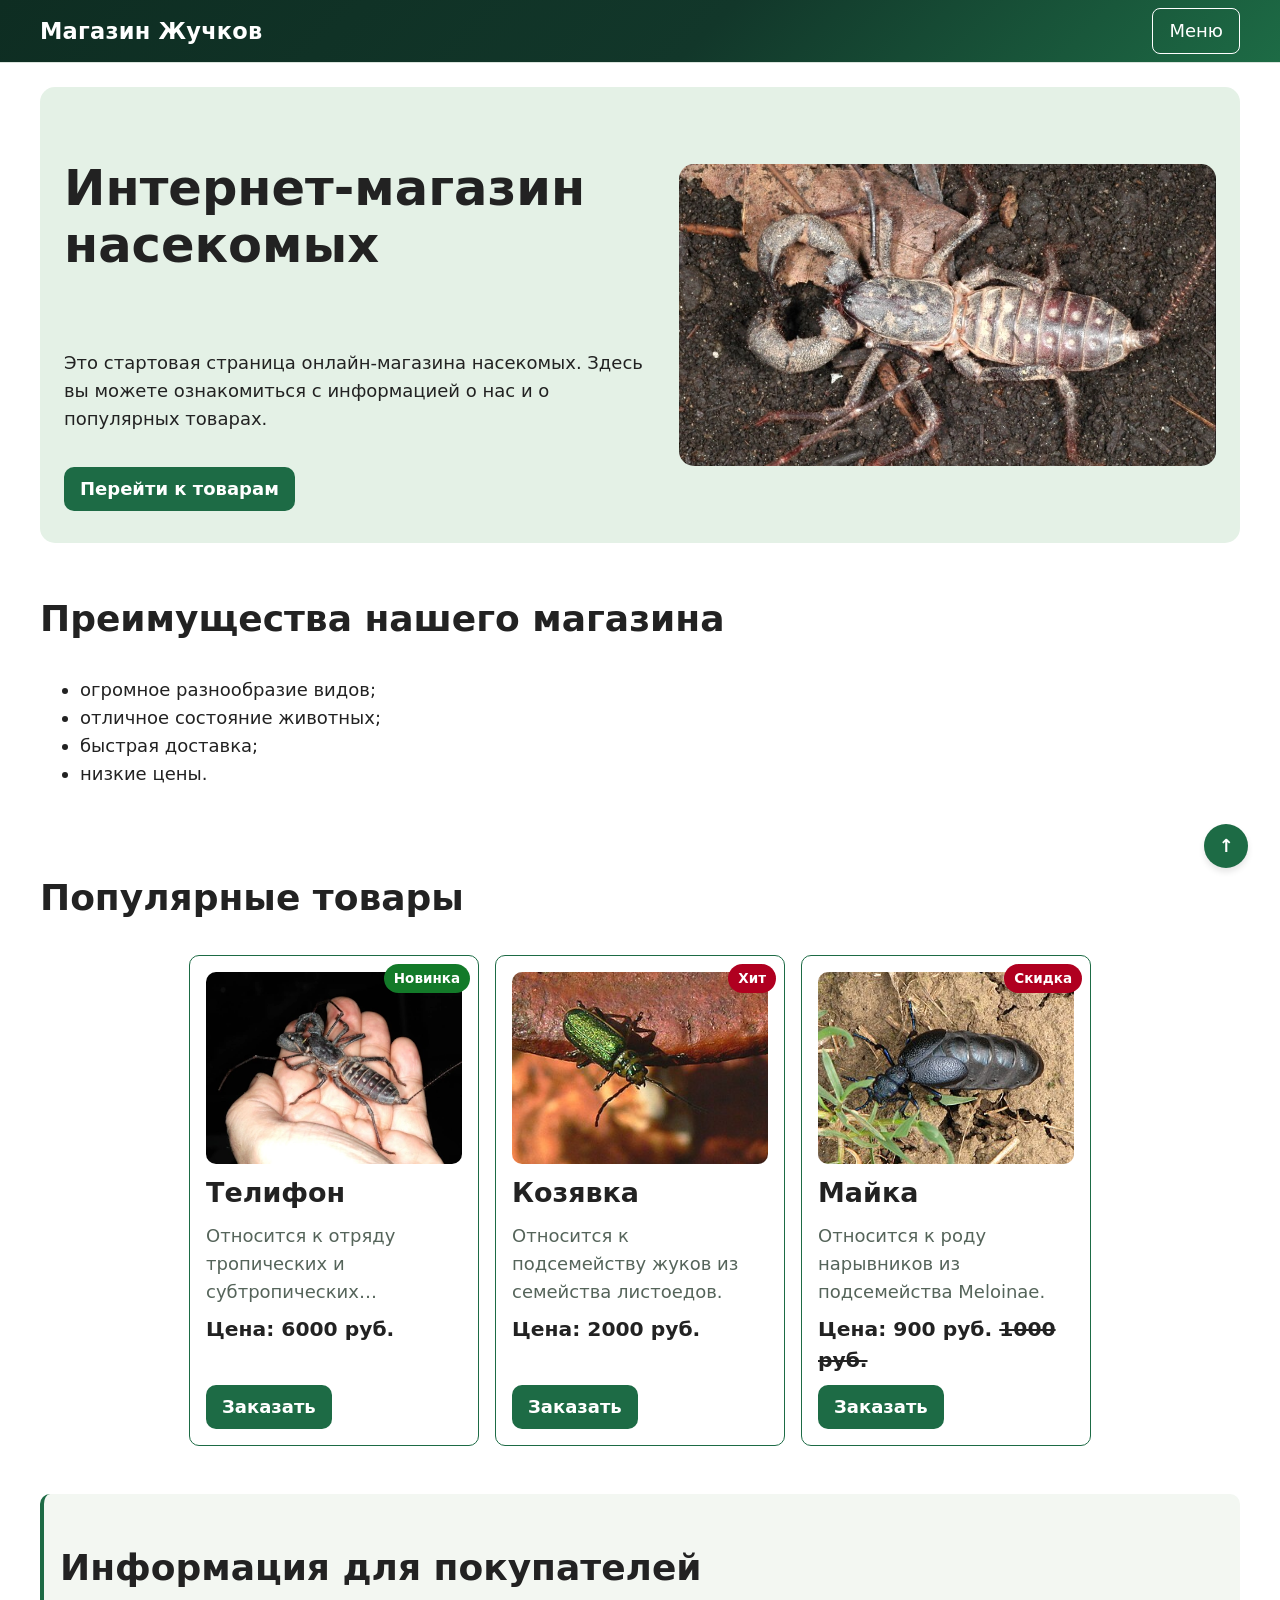
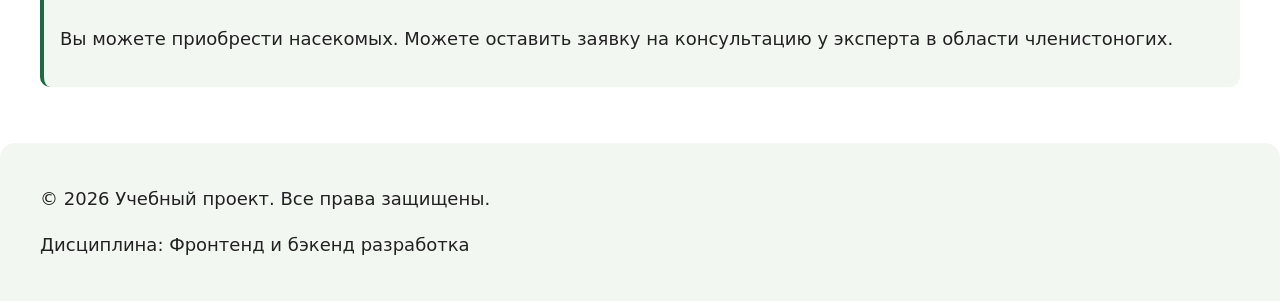
<file: index.html>
<!DOCTYPE html>
<html lang="ru">
<head>
  <meta charset="UTF-8">
  <meta name="viewport" content="width=device-width, initial-scale=1.0">
  <meta name="description" content="Магазин Жучков: главная страница с преимуществами и популярными товарами.">
  <title>Магазин Жучков</title>
  <link rel="stylesheet" href="css/style.css">
  <link rel="stylesheet" href="css/responsive.css">

  <script src="js/storage.js"></script>
  <script src="js/boot.js"></script>
  <script src="js/utils.js" defer></script>
  <script src="js/data.js" defer></script>
  <script src="js/cart.js" defer></script>
  <script src="js/favorites.js" defer></script>
  <script src="js/modal.js" defer></script>
  <script src="js/validation.js" defer></script>
  <script src="js/main.js" defer></script>
</head>
<body>
  <a class="skip-link" href="#main">Перейти к основному содержимому</a>
<header class="site-header">
  <div class="site-header__inner">
    <a class="site-header__logo" href="index.html">Магазин Жучков</a>
    <button class="nav-toggle" type="button" aria-expanded="false" aria-controls="site-nav">Меню</button>
    <nav class="site-nav" id="site-nav" aria-label="Основная навигация">
      <ul class="site-nav__list">
        <li class="site-nav__item">
          <a class="site-nav__link site-nav__link--active" href="index.html" aria-current="page">Главная</a>
        </li>
        <li class="site-nav__item">
          <a class="site-nav__link" href="catalog.html">Каталог</a>
        </li>
        <li class="site-nav__item">
          <a class="site-nav__link" href="order.html">Оформление заказа</a>
        </li>
        <li class="site-nav__item">
          <a class="site-nav__link" href="faq.html">FAQ</a>
        </li>
        <li class="site-nav__item">
          <a class="site-nav__link" href="contacts.html">Контакты</a>
        </li>
        <li class="site-nav__item">
          <a class="site-nav__link" href="index.html#popular">Популярные товары</a>
        </li>
        <li class="site-nav__item">
          <a class="site-nav__link" href="catalog.html?favorites=1">Избранное <span class="badge" data-favorites-count>0</span></a>
        </li>
        <li class="site-nav__item">
          <a class="site-nav__link" href="cart.html">Корзина <span class="badge" data-cart-count>0</span></a>
        </li>
        <li class="site-nav__item">
          <button class="theme-toggle" type="button" data-theme-toggle aria-pressed="false">Тёмная тема</button>
        </li>
      </ul>
    </nav>
  </div>
</header>

<main id="main" class="main">
    <section class="hero">
  <div class="hero__content">
    <h1 class="hero__title">Интернет-магазин насекомых</h1>
    <p>
      Это стартовая страница онлайн-магазина насекомых.
      Здесь вы можете ознакомиться с информацией о нас
      и о популярных товарах.
    </p>
    <a class="button button--primary" href="#popular">Перейти к товарам</a>
  </div>
    <picture>
  <source media="(min-width: 1200px)" srcset="images/hero-desktop.webp">
  <source media="(min-width: 768px)" srcset="images/hero-tablet.webp">
  <img
    src="images/hero-mobile.webp"
    alt="Каталог насекомых"
    width="640"
    height="360"
    class="hero__image"
  >
</picture>

  </section>

  <section class="section" id="advantages">
    <h2>Преимущества нашего магазина</h2>
    <ul class="advantages-list">
      <li>огромное разнообразие видов;</li>
      <li>отличное состояние животных;</li>
      <li>быстрая доставка;</li>
      <li>низкие цены.</li>
    </ul>
  </section>

  <section class="section" id="popular">
  <h2>Популярные товары</h2>

  <div class="products-grid">
    <article class="product-card product-card--featured">
      <span class="product-card__badge product-card__badge--new">Новинка</span>

      <img
        src="images/telifon.webp"
        srcset="images/telifon-480.webp 480w,
                images/telifon-640.webp 640w,
                images/telifon-960.webp 960w"
        sizes="(max-width: 639px) 100vw,
               (max-width: 1023px) 50vw,
               33vw"
        alt="Телифон"
        width="640"
        height="480"
        loading="lazy"
        class="product-card__image"
      >

      <h3 class="product-card__title">Телифон</h3>
      <p class="product-card__description">Относится к отряду тропических и субтропических паукообразных.</p>
      <p class="product-card__price">Цена: 6000 руб.</p>
      <button
        class="button product-card__button"
        type="button"
        data-product="Телифон"
      >
        Заказать
      </button>
    </article>

    <article class="product-card product-card--featured">
      <span class="product-card__badge">Хит</span>
      <img
        class="product-card__image"
        src="images/kozyavka.webp"
        alt="Козявка"
        width="300"
        height="200"
        loading="lazy"
      >
      
      <h3 class="product-card__title">Козявка</h3>
      <p class="product-card__description">Относится к подсемейству жуков из семейства листоедов.</p>
      <p class="product-card__price">Цена: 2000 руб.</p>
      <button
        class="button product-card__button"
        type="button"
        data-product="Козявка"
      >
        Заказать
      </button>
    </article>

    <article class="product-card product-card--featured">
      <span class="product-card__badge">Скидка</span>
      <img
        class="product-card__image"
        src="images/maika.webp"
        alt="Майка"
        width="300"
        height="200"
        loading="lazy"
      >
      <h3 class="product-card__title">Майка</h3>
      <p class="product-card__description">Относится к роду нарывников из подсемейства Meloinae.</p>
      <p class="product-card__price">Цена: 900 руб. <s>1000 руб.</s></p>
      <button
        class="button product-card__button"
        type="button"
        data-product="Майка"
      >
        Заказать
      </button>
    </article>
  </div>
</section>

  <aside class="aside-info">
    <h2>Информация для покупателей</h2>
    <p>
      Вы можете приобрести насекомых.
      Можете оставить заявку на консультацию
      у эксперта в области членистоногих.
    </p>
  </aside>

<dialog class="order-dialog" id="order-dialog" aria-labelledby="order-dialog-title">
  <h2 class="order-dialog__title" id="order-dialog-title">Оформление заявки</h2>
  <p class="order-dialog__product" data-dialog-product hidden></p>

  <form class="order-form" id="order-form" action="#" method="post" novalidate data-validate data-form-kind="request" data-success-text="Заявка отправлена! Мы свяжемся с вами в ближайшее время.">
    <input id="selected-product" name="selected-product" type="hidden">

    <div class="order-form__field">
      <label class="order-form__label" for="order-name">Имя</label>
      <input
        class="order-form__input"
        id="order-name"
        name="name"
        type="text"
        placeholder="Введите ваше имя"
        minlength="2"
        autocomplete="given-name"
        required
      >
    </div>

    <div class="order-form__field">
      <label class="order-form__label" for="order-email">E-mail</label>
      <input
        class="order-form__input"
        id="order-email"
        name="email"
        type="email"
        placeholder="example@mail.ru"
        autocomplete="email"
        required
      >
    </div>

    <div class="order-form__field">
      <label class="order-form__label" for="order-phone">Телефон</label>
      <input
        class="order-form__input"
        id="order-phone"
        name="phone"
        type="tel"
        inputmode="tel"
        placeholder="+7 (900) 000-00-00"
        pattern="^\+7 \(\d{3}\) \d{3}-\d{2}-\d{2}$"
        required
      >
      <small>Формат: +7 (900) 000-00-00</small>
    </div>

    <div class="order-form__field">
      <label class="order-form__label" for="order-date">Дата связи</label>
      <input
        class="order-form__input"
        id="order-date"
        name="date"
        type="date"
      >
    </div>

    <div class="order-form__field">
      <label class="order-form__label" for="order-topic">Тема заявки</label>
      <select class="order-form__select" id="order-topic" name="topic" required>
        <option value="">Выберите тему</option>
        <option value="product">Заказ товара</option>
        <option value="consultation">Консультация</option>
        <option value="delivery">Доставка</option>
      </select>
    </div>

    <div class="order-form__field">
      <label class="order-form__label" for="order-comment">Комментарий</label>
      <textarea
        class="order-form__textarea"
        id="order-comment"
        name="comment"
        rows="4"
        placeholder="Укажите дополнительную информацию"
      ></textarea>
    </div>

    <div class="order-form__field order-form__field--checkbox">
      <label class="order-form__label">
        <input
          id="order-agreement"
          name="agreement"
          type="checkbox"
          required
        >
        Я согласен на обработку данных
      </label>
    </div>

    <div class="order-form__actions">
      <button class="button button--primary" type="submit">Отправить заявку</button>
      <button
        class="button button--secondary"
        type="button"
        id="close-order-dialog"
      >
        Закрыть
      </button>
    </div>

    <p class="form-message" role="status" aria-live="polite"></p>
  </form>
</dialog>

</main>

<footer class="site-footer" id="contacts">
  <p>&copy; 2026 Учебный проект. Все права защищены.</p>
  <p>Дисциплина: Фронтенд и бэкенд разработка</p>
</footer>
<a href="#" class="button-up" aria-label="Вернуться наверх">↑</a>
</body>
</html>
</file>
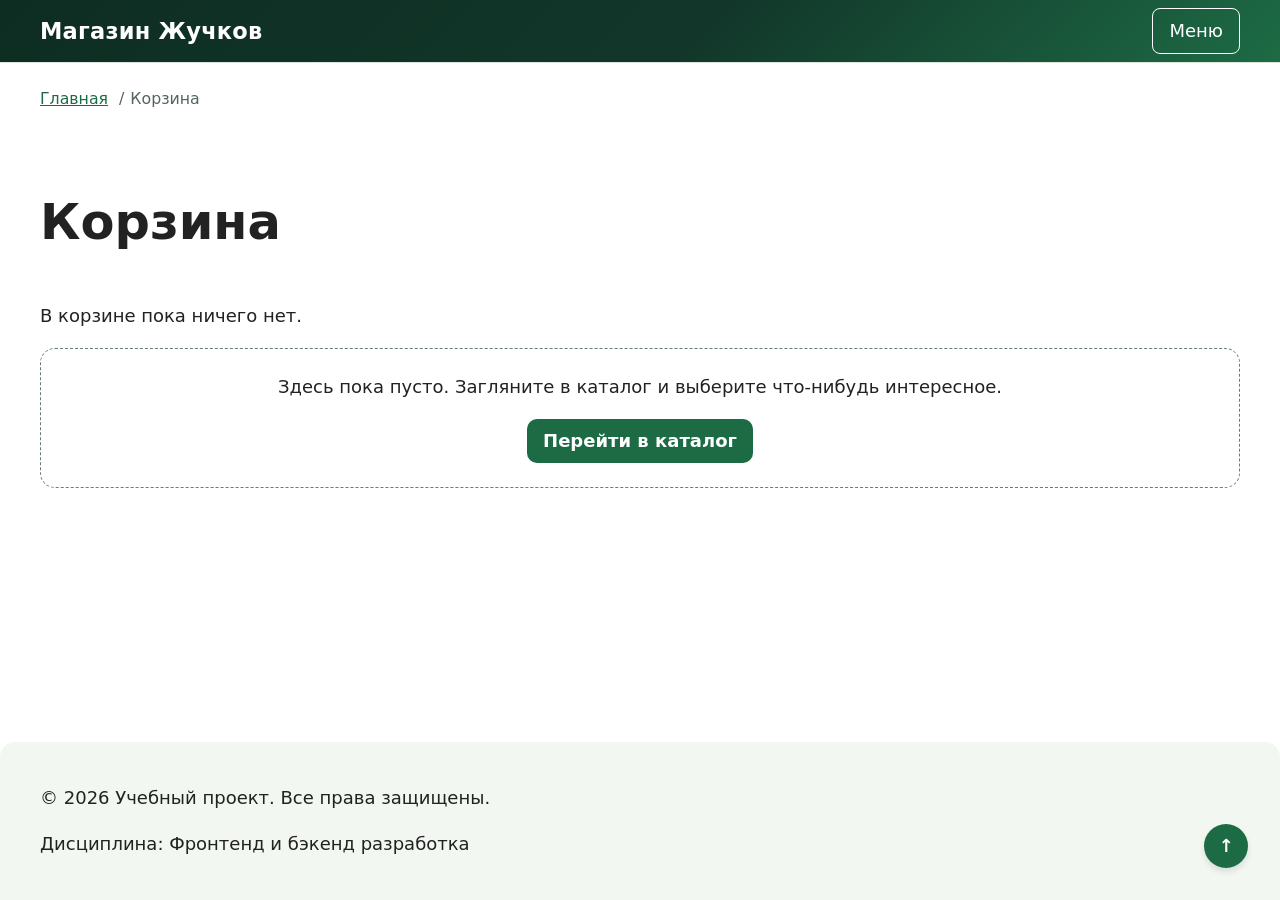
<file: cart.html>
<!DOCTYPE html>
<html lang="ru">
<head>
  <meta charset="UTF-8">
  <meta name="viewport" content="width=device-width, initial-scale=1.0">
  <meta name="description" content="Корзина учебного интернет-магазина.">
  <title>Корзина — Магазин Жучков</title>
  <link rel="stylesheet" href="css/style.css">
  <link rel="stylesheet" href="css/responsive.css">
  <script src="js/storage.js"></script>
  <script src="js/boot.js"></script>
  <script src="js/utils.js" defer></script>
  <script src="js/data.js" defer></script>
  <script src="js/cart.js" defer></script>
  <script src="js/favorites.js" defer></script>
  <script src="js/cart-view.js" defer></script>
  <script src="js/main.js" defer></script>
</head>
<body>
  <a class="skip-link" href="#main">Перейти к основному содержимому</a>
<header class="site-header">
  <div class="site-header__inner">
    <a class="site-header__logo" href="index.html">Магазин Жучков</a>
    <button class="nav-toggle" type="button" aria-expanded="false" aria-controls="site-nav">Меню</button>
    <nav class="site-nav" id="site-nav" aria-label="Основная навигация">
      <ul class="site-nav__list">
        <li class="site-nav__item">
          <a class="site-nav__link" href="index.html">Главная</a>
        </li>
        <li class="site-nav__item">
          <a class="site-nav__link" href="catalog.html">Каталог</a>
        </li>
        <li class="site-nav__item">
          <a class="site-nav__link" href="order.html">Оформление заказа</a>
        </li>
        <li class="site-nav__item">
          <a class="site-nav__link" href="faq.html">FAQ</a>
        </li>
        <li class="site-nav__item">
          <a class="site-nav__link" href="contacts.html">Контакты</a>
        </li>
        <li class="site-nav__item">
          <a class="site-nav__link" href="index.html#popular">Популярные товары</a>
        </li>
        <li class="site-nav__item">
          <a class="site-nav__link" href="catalog.html?favorites=1">Избранное <span class="badge" data-favorites-count>0</span></a>
        </li>
        <li class="site-nav__item">
          <a class="site-nav__link site-nav__link--active" aria-current="page" href="cart.html">Корзина <span class="badge" data-cart-count>0</span></a>
        </li>
        <li class="site-nav__item">
          <button class="theme-toggle" type="button" data-theme-toggle aria-pressed="false">Тёмная тема</button>
        </li>
      </ul>
    </nav>
  </div>
</header>

<main id="main" class="main">
  <nav class="breadcrumbs" aria-label="Хлебные крошки">
    <a class="breadcrumbs__link" href="index.html">Главная</a>
    <span class="breadcrumbs__current" aria-current="page">Корзина</span>
  </nav>

  <section class="section">
    <h1 data-cart-title tabindex="-1">Корзина</h1>
    <p data-cart-summary-text role="status" aria-live="polite"></p>

    <div class="cart-empty" data-cart-empty hidden>
      <p>Здесь пока пусто. Загляните в каталог и выберите что-нибудь интересное.</p>
      <a class="button button--primary" href="catalog.html">Перейти в каталог</a>
    </div>

    <div class="cart-layout" data-cart-content hidden>
      <ul class="cart-list" data-cart-list aria-label="Товары в корзине"></ul>

      <aside class="cart-summary" aria-labelledby="cart-summary-title">
        <h2 id="cart-summary-title">Итого</h2>
        <div data-cart-totals></div>

        <form class="promo-form" data-promo-form action="#" novalidate>
          <label for="promo-code">Промокод</label>
          <div class="promo-form__row">
            <input id="promo-code" name="promo" type="text" autocomplete="off" maxlength="20" placeholder="BUGS10">
            <button class="button button--secondary" type="submit">Применить</button>
          </div>
          <p class="form-message" data-promo-message role="status" aria-live="polite"></p>
          <button class="button button--secondary" type="button" data-action="remove-promo" hidden>Убрать промокод</button>
          <small>Для проверки: <b>BUGS10</b> (−10%) и <b>WELCOME500</b> (−500 руб. от 3 000 руб.).</small>
        </form>

        <div class="cart-summary__actions">
          <a class="button button--primary" href="order.html">Оформить заказ</a>
          <button class="button button--secondary" type="button" data-action="clear-cart">Очистить корзину</button>
        </div>
      </aside>
    </div>
  </section>
</main>

<footer class="site-footer">
  <p>&copy; 2026 Учебный проект. Все права защищены.</p>
  <p>Дисциплина: Фронтенд и бэкенд разработка</p>
</footer>

<a href="#" class="button-up" aria-label="Вернуться наверх">↑</a>
</body>
</html>
</file>
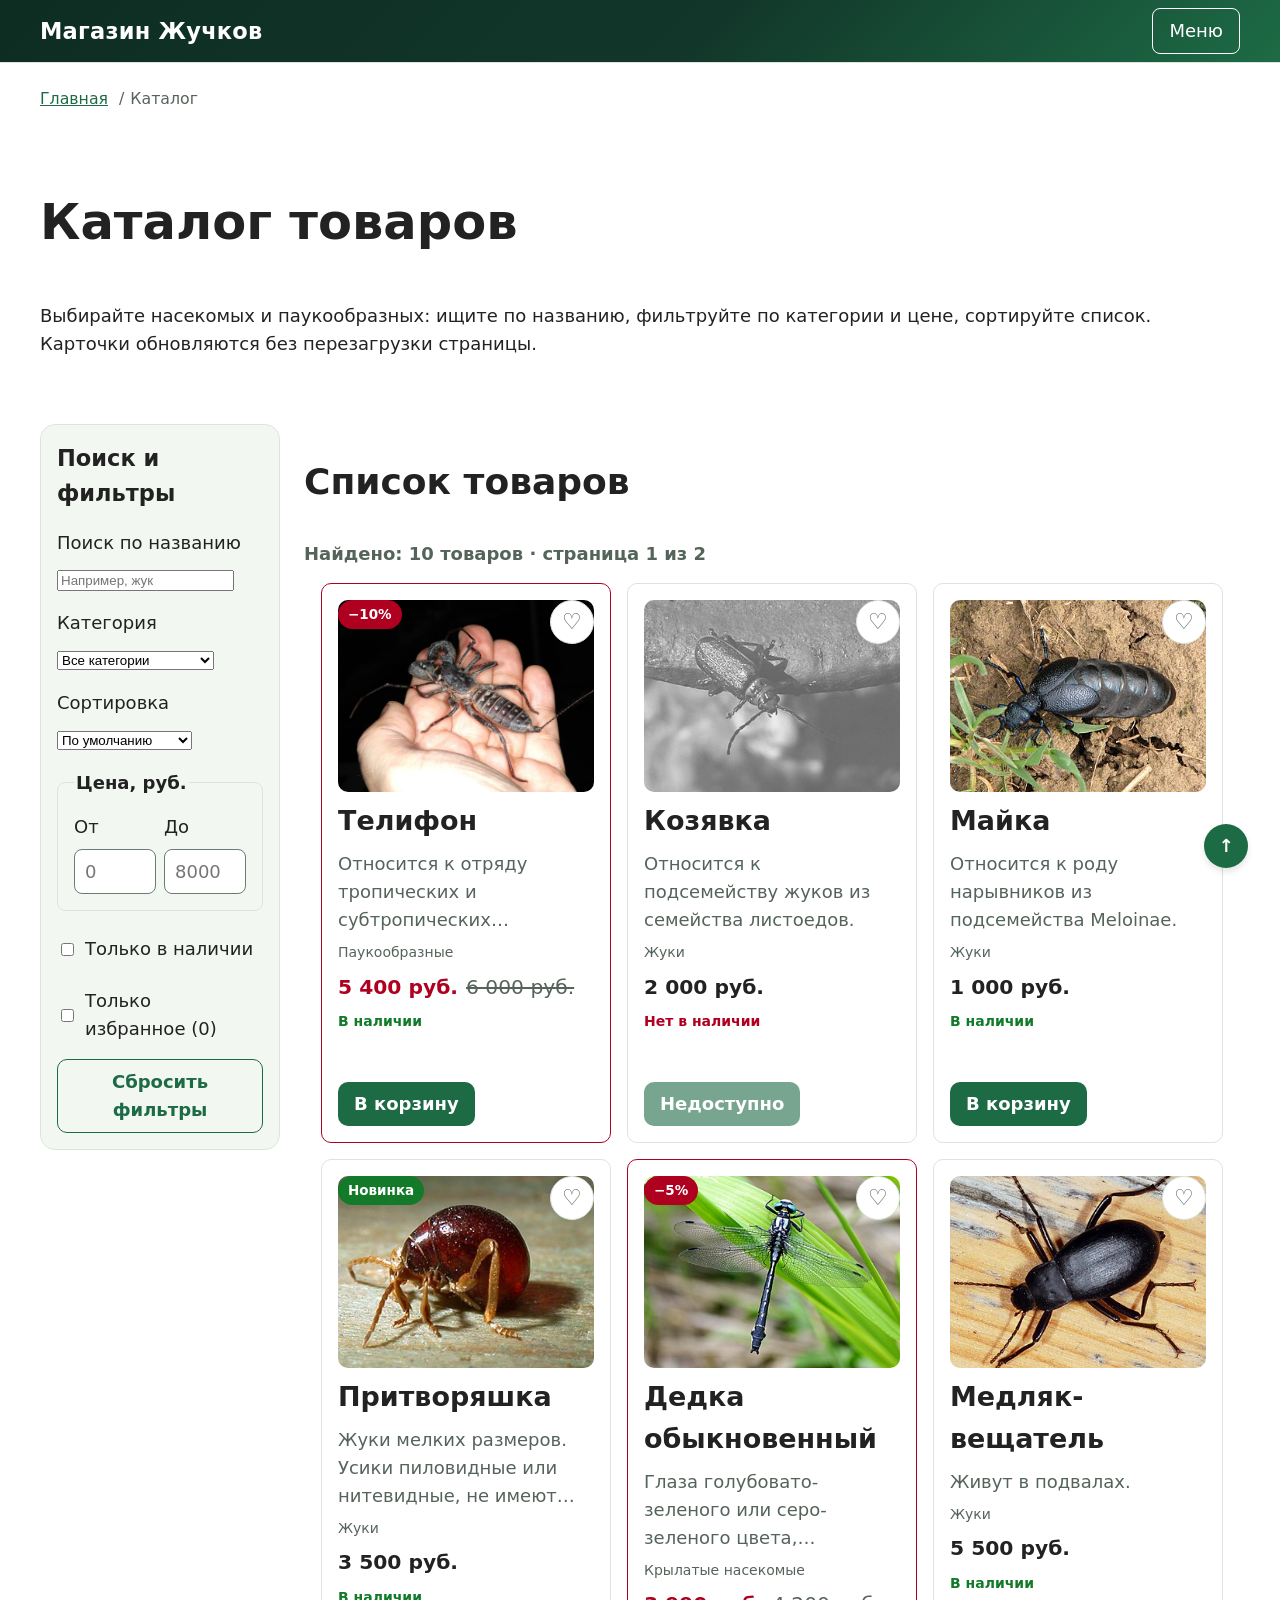
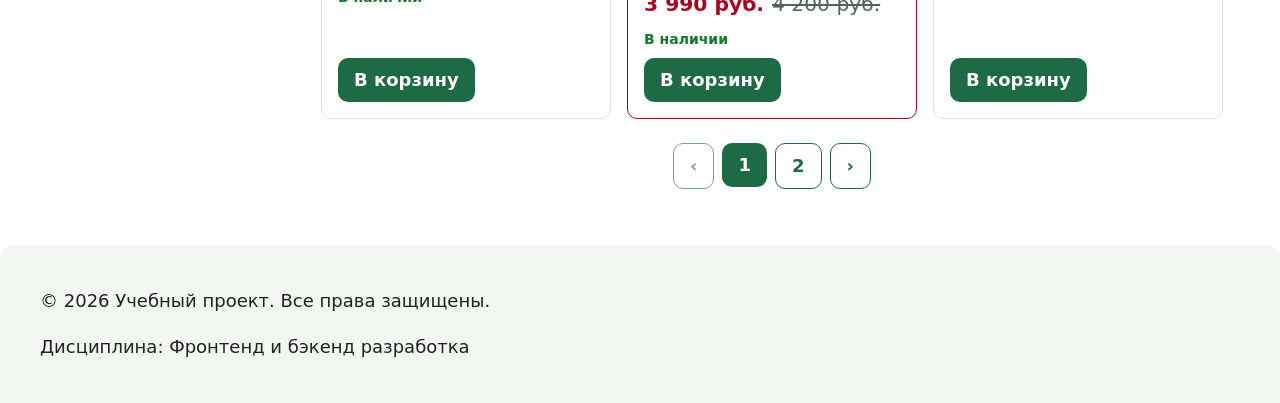
<file: catalog.html>
<!DOCTYPE html>
<html lang="ru">
<head>
  <meta charset="UTF-8">
  <meta name="viewport" content="width=device-width, initial-scale=1.0">
  <meta name="description" content="Каталог товаров учебного интернет-магазина.">
  <title>Каталог товаров — Магазин Жучков</title>
  <link rel="stylesheet" href="css/style.css">
  <link rel="stylesheet" href="css/responsive.css">
  <script src="js/storage.js"></script>
  <script src="js/boot.js"></script>
  <script src="js/utils.js" defer></script>
  <script src="js/data.js" defer></script>
  <script src="js/cart.js" defer></script>
  <script src="js/favorites.js" defer></script>
  <script src="js/catalog.js" defer></script>
  <script src="js/main.js" defer></script>
</head>
<body>
  <a class="skip-link" href="#main">Перейти к основному содержимому</a>
<header class="site-header">
  <div class="site-header__inner">
    <a class="site-header__logo" href="index.html">Магазин Жучков</a>
    <button class="nav-toggle" type="button" aria-expanded="false" aria-controls="site-nav">Меню</button>
    <nav class="site-nav" id="site-nav" aria-label="Основная навигация">
      <ul class="site-nav__list">
        <li class="site-nav__item">
          <a class="site-nav__link" href="index.html">Главная</a>
        </li>
        <li class="site-nav__item">
          <a class="site-nav__link site-nav__link--active" href="catalog.html" aria-current="page">Каталог</a>
        </li>
        <li class="site-nav__item">
          <a class="site-nav__link" href="order.html">Оформление заказа</a>
        </li>
        <li class="site-nav__item">
          <a class="site-nav__link" href="faq.html">FAQ</a>
        </li>
        <li class="site-nav__item">
          <a class="site-nav__link" href="contacts.html">Контакты</a>
        </li>
        <li class="site-nav__item">
          <a class="site-nav__link" href="index.html#popular">Популярные товары</a>
        </li>
        <li class="site-nav__item">
          <a class="site-nav__link" href="catalog.html?favorites=1">Избранное <span class="badge" data-favorites-count>0</span></a>
        </li>
        <li class="site-nav__item">
          <a class="site-nav__link" href="cart.html">Корзина <span class="badge" data-cart-count>0</span></a>
        </li>
        <li class="site-nav__item">
          <button class="theme-toggle" type="button" data-theme-toggle aria-pressed="false">Тёмная тема</button>
        </li>
      </ul>
    </nav>
  </div>
</header>

<main id="main" class="main">
  <nav class="breadcrumbs" aria-label="Хлебные крошки">
    <a class="breadcrumbs__link" href="index.html">Главная</a>
    <span class="breadcrumbs__current" aria-current="page">Каталог</span>
  </nav>

  <section class="section">
    <h1>Каталог товаров</h1>
    <p>
      Выбирайте насекомых и паукообразных: ищите по названию, фильтруйте по категории
      и цене, сортируйте список. Карточки обновляются без перезагрузки страницы.
    </p>
  </section>

  <section class="catalog-layout">
    <aside class="catalog-filters" aria-labelledby="catalog-filters-title">
      <h2 id="catalog-filters-title">Поиск и фильтры</h2>

      <form class="filters-form" id="catalog-form" action="#" autocomplete="off" novalidate>
        <div>
          <label for="catalog-search">Поиск по названию</label>
          <input id="catalog-search" type="search" placeholder="Например, жук" autocomplete="off">
        </div>

        <div>
          <label for="category-filter">Категория</label>
          <select id="category-filter">
            <option value="all">Все категории</option>
            <option value="beetles">Жуки</option>
            <option value="arachnids">Паукообразные</option>
            <option value="winged_insects">Крылатые насекомые</option>
          </select>
        </div>

        <div>
          <label for="sort-select">Сортировка</label>
          <select id="sort-select">
            <option value="default">По умолчанию</option>
            <option value="price-asc">Сначала дешевле</option>
            <option value="price-desc">Сначала дороже</option>
            <option value="title-asc">По названию А–Я</option>
            <option value="title-desc">По названию Я–А</option>
          </select>
        </div>

        <fieldset>
          <legend>Цена, руб.</legend>
          <div class="price-row">
            <div>
              <label for="price-min">От</label>
              <input id="price-min" type="number" min="0" inputmode="numeric" placeholder="0">
            </div>
            <div>
              <label for="price-max">До</label>
              <input id="price-max" type="number" min="0" inputmode="numeric" placeholder="8000">
            </div>
          </div>
          <small class="field-error" id="price-error" role="alert" hidden></small>
        </fieldset>

        <label class="checkbox-label" for="only-available">
          <input id="only-available" type="checkbox">
          Только в наличии
        </label>

        <label class="checkbox-label" for="only-favorites">
          <input id="only-favorites" type="checkbox">
          <span>Только избранное&nbsp;(<span data-favorites-count>0</span>)</span>
        </label>

        <button class="button button--secondary" type="reset">Сбросить фильтры</button>
      </form>
    </aside>

    <section class="catalog-products" aria-labelledby="catalog-results-title">
      <h2 id="catalog-results-title" tabindex="-1">Список товаров</h2>
      <p class="catalog-count" role="status" aria-live="polite"></p>

      <div class="catalog-empty" hidden>
        <p>По выбранным условиям товары не найдены. Измените запрос или сбросьте фильтры.</p>
        <button class="button button--primary" type="button" data-action="reset-filters">Показать все товары</button>
      </div>

      <div class="products-grid" data-products-container></div>

      <nav class="pagination" aria-label="Страницы каталога" data-pagination hidden></nav>
    </section>
  </section>
</main>

<footer class="site-footer">
  <p>&copy; 2026 Учебный проект. Все права защищены.</p>
  <p>Дисциплина: Фронтенд и бэкенд разработка</p>
</footer>
<a href="#" class="button-up" aria-label="Вернуться наверх">↑</a>
</body>
</html>
</file>
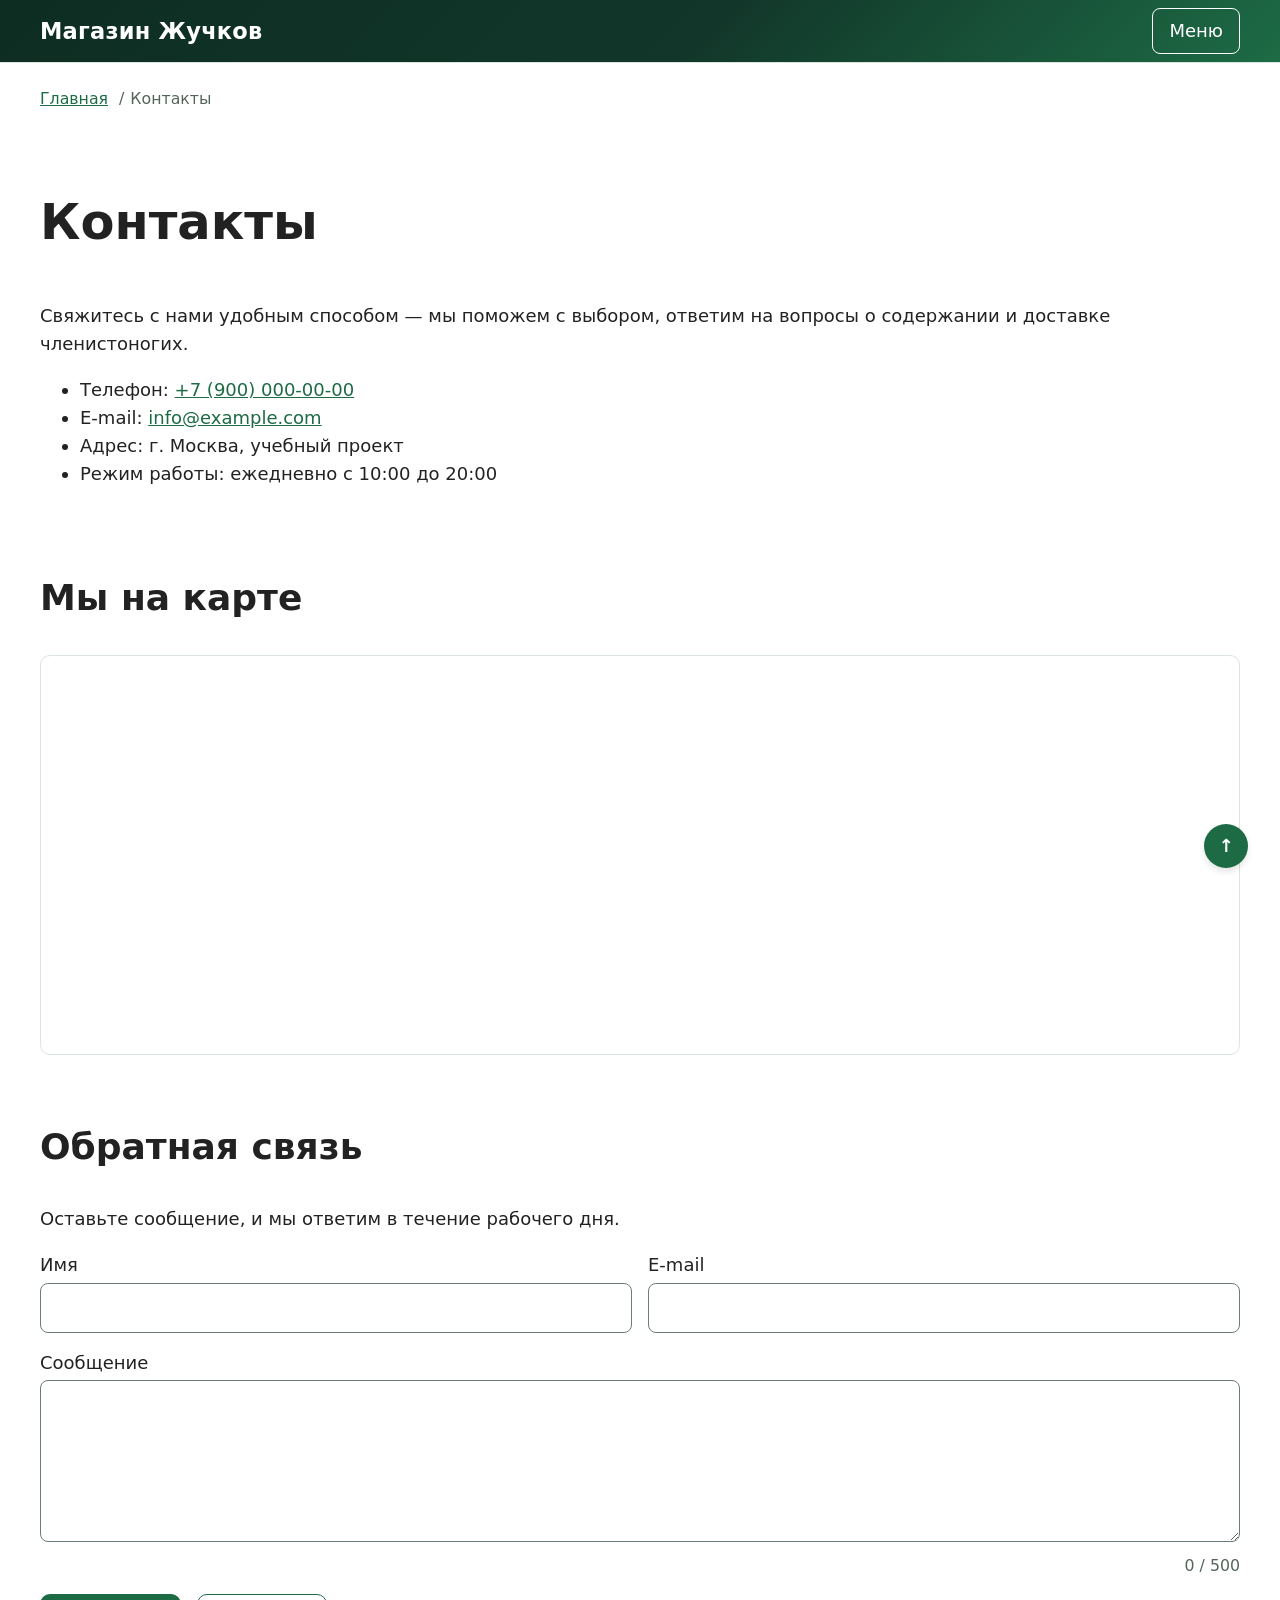
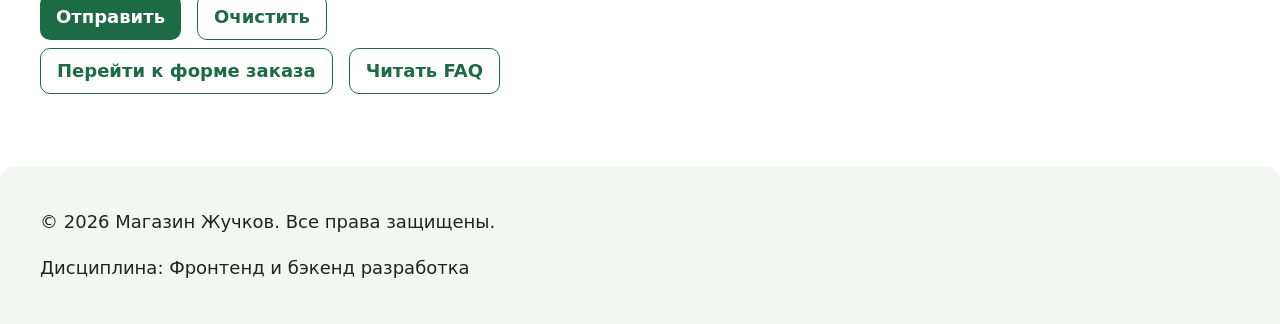
<file: contacts.html>
<!DOCTYPE html>
<html lang="ru">
<head>
  <meta charset="UTF-8">
  <meta name="viewport" content="width=device-width, initial-scale=1.0">
  <meta name="description" content="Контактная информация магазина «Магазин Жучков».">
  <title>Контакты — Магазин Жучков</title>
  <link rel="stylesheet" href="css/style.css">
  <link rel="stylesheet" href="css/responsive.css">
  <script src="js/storage.js"></script>
  <script src="js/boot.js"></script>
  <script src="js/utils.js" defer></script>
  <script src="js/data.js" defer></script>
  <script src="js/cart.js" defer></script>
  <script src="js/favorites.js" defer></script>
  <script src="js/validation.js" defer></script>
  <script src="js/main.js" defer></script>
</head>
<body>
  <a class="skip-link" href="#main">Перейти к основному содержимому</a>
<header class="site-header">
  <div class="site-header__inner">
    <a class="site-header__logo" href="index.html">Магазин Жучков</a>
    <button class="nav-toggle" type="button" aria-expanded="false" aria-controls="site-nav">Меню</button>
    <nav class="site-nav" id="site-nav" aria-label="Основная навигация">
      <ul class="site-nav__list">
        <li class="site-nav__item">
          <a class="site-nav__link" href="index.html">Главная</a>
        </li>
        <li class="site-nav__item">
          <a class="site-nav__link" href="catalog.html">Каталог</a>
        </li>
        <li class="site-nav__item">
          <a class="site-nav__link" href="order.html">Оформление заказа</a>
        </li>
        <li class="site-nav__item">
          <a class="site-nav__link" href="faq.html">FAQ</a>
        </li>
        <li class="site-nav__item">
          <a class="site-nav__link site-nav__link--active" href="contacts.html" aria-current="page">Контакты</a>
        </li>
        <li class="site-nav__item">
          <a class="site-nav__link" href="index.html#popular">Популярные товары</a>
        </li>
        <li class="site-nav__item">
          <a class="site-nav__link" href="catalog.html?favorites=1">Избранное <span class="badge" data-favorites-count>0</span></a>
        </li>
        <li class="site-nav__item">
          <a class="site-nav__link" href="cart.html">Корзина <span class="badge" data-cart-count>0</span></a>
        </li>
        <li class="site-nav__item">
          <button class="theme-toggle" type="button" data-theme-toggle aria-pressed="false">Тёмная тема</button>
        </li>
      </ul>
    </nav>
  </div>
</header>

<main id="main" class="main">
    <nav class="breadcrumbs" aria-label="Хлебные крошки">
    <a class="breadcrumbs__link" href="index.html">Главная</a>
    <span class="breadcrumbs__current" aria-current="page">Контакты</span>
  </nav>

  <section class="section">
    <h1>Контакты</h1>
    <p>
      Свяжитесь с нами удобным способом — мы поможем с выбором,
      ответим на вопросы о содержании и доставке членистоногих.
    </p>

    <address>
  <ul>
    <li>Телефон: <a href="tel:+79000000000">+7 (900) 000-00-00</a></li>
    <li>E-mail: <a href="mailto:info@example.com">info@example.com</a></li>
    <li>Адрес: г. Москва, учебный проект</li>
    <li>Режим работы: ежедневно с 10:00 до 20:00</li>
  </ul>
</address>
  </section>
<section class="section" id="map">
  <h2>Мы на карте</h2>
  <div class="map-wrapper">
    <script type="text/javascript" charset="utf-8" async
      src="https://api-maps.yandex.ru/services/constructor/1.0/js/?um=constructor%3A1064e2da4d7f93d2129bfcefa81626c49e4cedf77188eff3b9a69c03e477991c&amp;lang=ru_RU&amp;scroll=false">
    </script>
  </div>
</section>
  <section class="section" id="feedback">
  <h2>Обратная связь</h2>
  <p>Оставьте сообщение, и мы ответим в течение рабочего дня.</p>

  <form class="order-form order-form--page" id="contact-form" action="#" method="post" novalidate data-validate data-form-kind="contact" data-success-text="Сообщение отправлено! Мы ответим в течение рабочего дня.">
    <div class="order-form__field">
      <label class="order-form__label" for="contact-name">Имя</label>
      <input class="order-form__input" id="contact-name" name="name"
             type="text" autocomplete="name" required>
    </div>
    <div class="order-form__field">
      <label class="order-form__label" for="contact-email">E-mail</label>
      <input class="order-form__input" id="contact-email" name="email"
             type="email" autocomplete="email" required>
    </div>
    <div class="order-form__field order-form__field--wide">
      <label class="order-form__label" for="contact-message">Сообщение</label>
      <textarea class="order-form__textarea" id="contact-message" name="message"
                rows="5" maxlength="500" required></textarea>
    </div>
    <div class="order-form__actions">
      <button class="button button--primary" type="submit">Отправить</button>
      <button class="button button--secondary" type="reset">Очистить</button>
    </div>
    <p class="form-message" role="status" aria-live="polite"></p>
  </form>

  <div class="product-details__actions">
    <a class="button button--secondary" href="order.html">Перейти к форме заказа</a>
    <a class="button button--secondary" href="faq.html">Читать FAQ</a>
  </div>
</section>
</main>

<footer class="site-footer" id="contacts-footer">
  <div class="site-footer__inner">
    <p>&copy; 2026 Магазин Жучков. Все права защищены.</p>
    <p>Дисциплина: Фронтенд и бэкенд разработка</p>
  </div>
</footer>

<a href="#" class="button-up" aria-label="Вернуться наверх">↑</a>
</body>
</html>
</file>
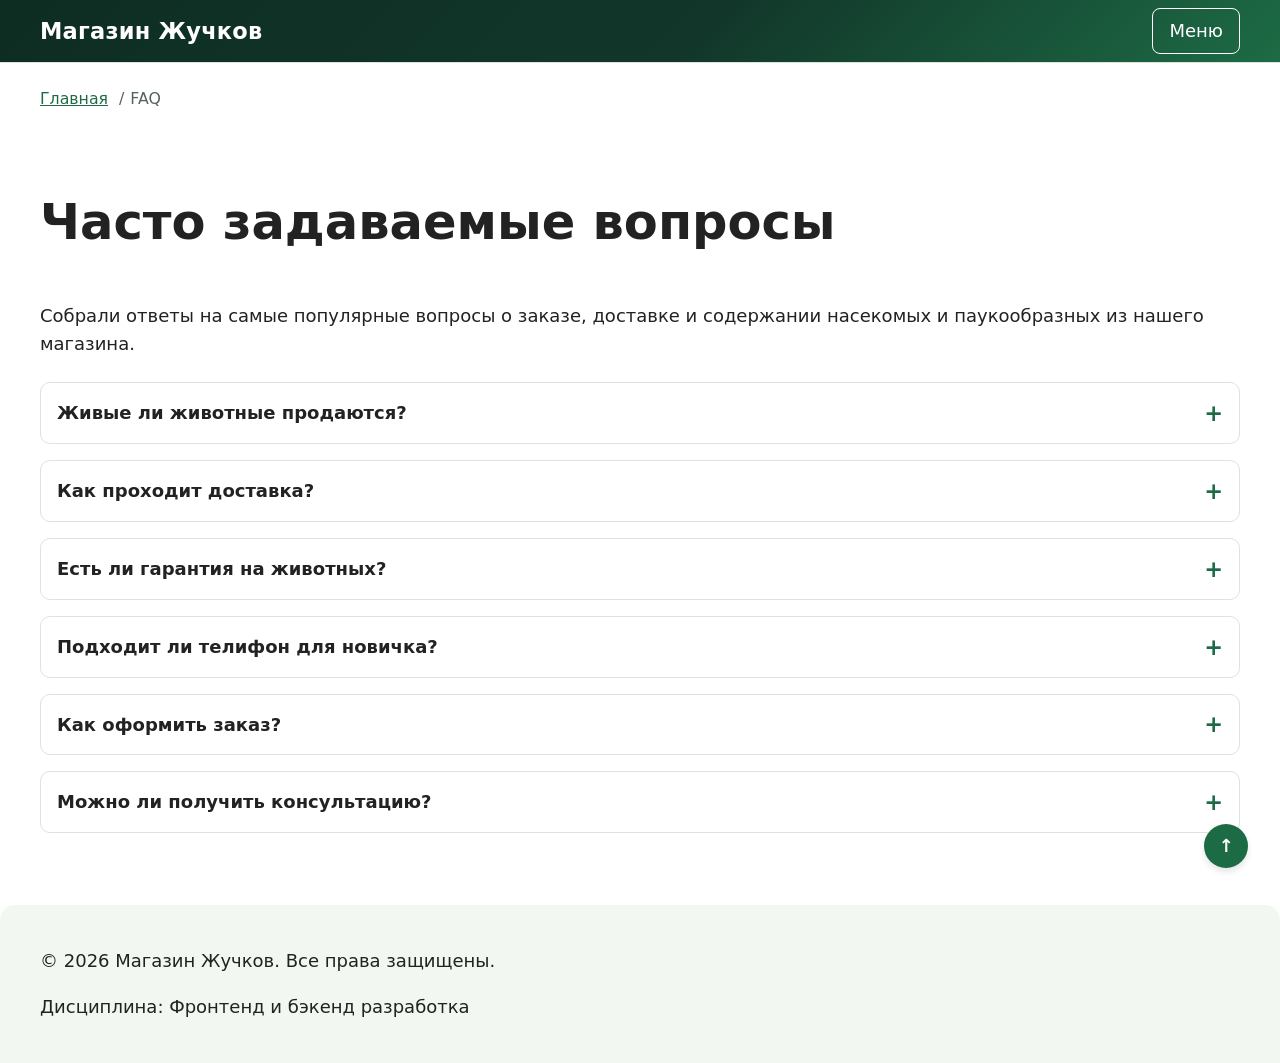
<file: faq.html>
<!DOCTYPE html>
<html lang="ru">
<head>
  <meta charset="UTF-8">
  <meta name="viewport" content="width=device-width, initial-scale=1.0">
  <meta name="description" content="Часто задаваемые вопросы о покупке насекомых в магазине «Магазин Жучков».">
  <title>FAQ — Интернет-магазин насекомых</title>
  <link rel="stylesheet" href="css/style.css">
  <link rel="stylesheet" href="css/responsive.css">
  <script src="js/storage.js"></script>
  <script src="js/boot.js"></script>
  <script src="js/utils.js" defer></script>
  <script src="js/data.js" defer></script>
  <script src="js/cart.js" defer></script>
  <script src="js/favorites.js" defer></script>
  <script src="js/main.js" defer></script>
</head>
<body>
  <a class="skip-link" href="#main">Перейти к основному содержимому</a>
<header class="site-header">
  <div class="site-header__inner">
    <a class="site-header__logo" href="index.html">Магазин Жучков</a>
    <button class="nav-toggle" type="button" aria-expanded="false" aria-controls="site-nav">Меню</button>
    <nav class="site-nav" id="site-nav" aria-label="Основная навигация">
      <ul class="site-nav__list">
        <li class="site-nav__item">
          <a class="site-nav__link" href="index.html">Главная</a>
        </li>
        <li class="site-nav__item">
          <a class="site-nav__link" href="catalog.html">Каталог</a>
        </li>
        <li class="site-nav__item">
          <a class="site-nav__link" href="order.html">Оформление заказа</a>
        </li>
        <li class="site-nav__item">
          <a class="site-nav__link site-nav__link--active" href="faq.html" aria-current="page">FAQ</a>
        </li>
        <li class="site-nav__item">
          <a class="site-nav__link" href="contacts.html">Контакты</a>
        </li>
        <li class="site-nav__item">
          <a class="site-nav__link" href="index.html#popular">Популярные товары</a>
        </li>
        <li class="site-nav__item">
          <a class="site-nav__link" href="catalog.html?favorites=1">Избранное <span class="badge" data-favorites-count>0</span></a>
        </li>
        <li class="site-nav__item">
          <a class="site-nav__link" href="cart.html">Корзина <span class="badge" data-cart-count>0</span></a>
        </li>
        <li class="site-nav__item">
          <button class="theme-toggle" type="button" data-theme-toggle aria-pressed="false">Тёмная тема</button>
        </li>
      </ul>
    </nav>
  </div>
</header>

<main id="main" class="main">
    <nav class="breadcrumbs" aria-label="Хлебные крошки">
    <a class="breadcrumbs__link" href="index.html">Главная</a>
    <span class="breadcrumbs__current" aria-current="page">FAQ</span>
  </nav>

  <section class="section">
    <h1>Часто задаваемые вопросы</h1>
    <p>
      Собрали ответы на самые популярные вопросы о заказе, доставке
      и содержании насекомых и паукообразных из нашего магазина.
    </p>

    <div class="faq-list">
      <details class="faq-item">
        <summary class="faq-item__question">Живые ли животные продаются?</summary>
        <div class="faq-item__answer">
          <p>
            Да, мы продаём живых насекомых и паукообразных. Все животные
            проходят осмотр перед отправкой, упаковываются в специальные
            контейнеры и доставляются с соблюдением температурного режима.
          </p>
        </div>
      </details>

      <details class="faq-item">
        <summary class="faq-item__question">Как проходит доставка?</summary>
        <div class="faq-item__answer">
          <p>
            Доставка осуществляется курьерской службой по всей России.
            В крупные города возможна доставка в течение 1–2 дней,
            в отдалённые регионы — до 5 дней. О точной дате мы сообщаем
            после оформления заказа.
          </p>
        </div>
      </details>

      <details class="faq-item">
        <summary class="faq-item__question">Есть ли гарантия на животных?</summary>
        <div class="faq-item__answer">
          <p>
            Да, на каждое животное действует гарантия 14 дней на здоровье.
            Если в течение этого срока возникнут проблемы — свяжитесь
            с нами, и мы решим вопрос: заменим животное или вернём деньги.
          </p>
        </div>
      </details>

      <details class="faq-item">
        <summary class="faq-item__question">Подходит ли телифон для новичка?</summary>
        <div class="faq-item__answer">
          <p>
            Телифон — достаточно неприхотливое паукообразное, но требует
            соблюдения температуры и влажности. Мы рекомендуем его
            любителям с минимальным опытом содержания экзотических
            животных. Для новичков подойдут жуки — например, козявка
            или майка.
          </p>
        </div>
      </details>

      <details class="faq-item">
        <summary class="faq-item__question">Как оформить заказ?</summary>
        <div class="faq-item__answer">
          <p>
            Оформить заказ можно двумя способами: нажать кнопку «Заказать»
            на главной странице, либо заполнить форму на странице
            <a href="order.html">«Оформление заказа»</a>. После получения
            заявки мы свяжемся с вами для уточнения деталей.
          </p>
        </div>
      </details>

      <details class="faq-item">
        <summary class="faq-item__question">Можно ли получить консультацию?</summary>
        <div class="faq-item__answer">
          <p>
            Да, у нас есть эксперт по членистоногим. Оставьте заявку
            с темой «Консультация» — и мы бесплатно проконсультируем
            вас по содержанию, кормлению и уходу.
          </p>
        </div>
      </details>
    </div>
  </section>
</main>

<footer class="site-footer">
  <div class="site-footer__inner">
    <p>&copy; 2026 Магазин Жучков. Все права защищены.</p>
    <p>Дисциплина: Фронтенд и бэкенд разработка</p>
  </div>
</footer>

<a href="#" class="button-up" aria-label="Вернуться наверх">↑</a>
</body>
</html>
</file>
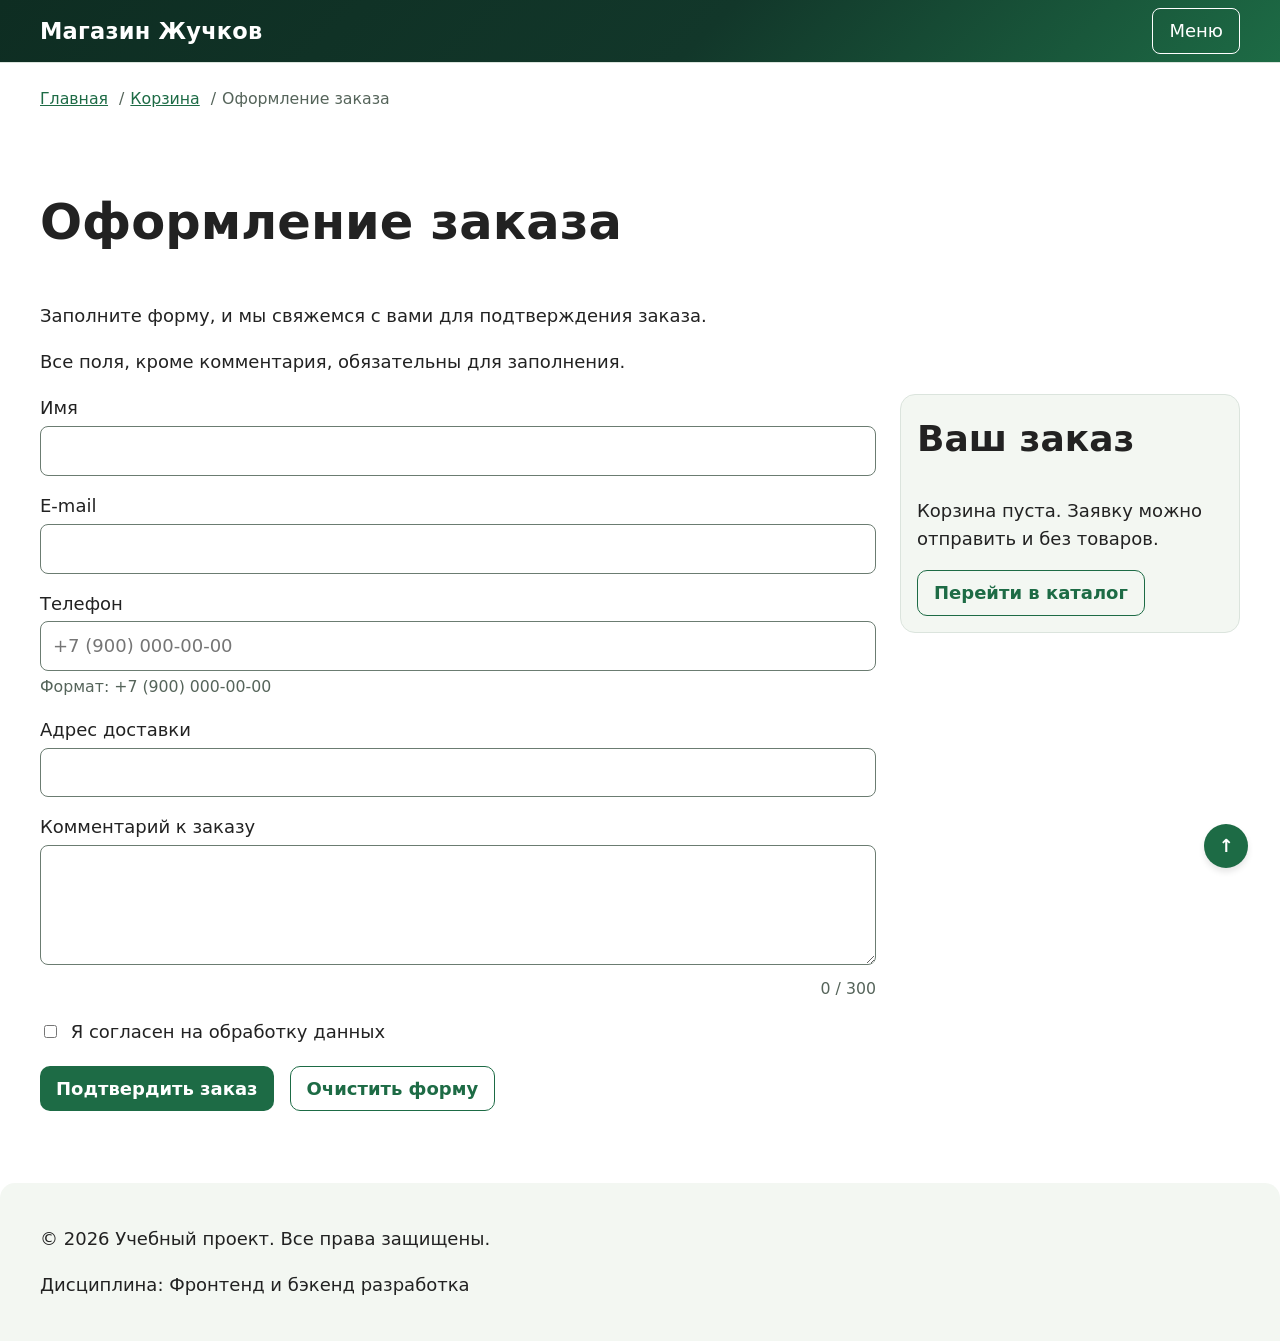
<file: order.html>
<!DOCTYPE html>
<html lang="ru">
<head>
  <meta charset="UTF-8">
  <meta name="viewport" content="width=device-width, initial-scale=1.0">
  <meta name="description" content="Оформление заказа в учебном интернет-магазине.">
  <title>Оформление заказа — Магазин Жучков</title>
  <link rel="stylesheet" href="css/style.css">
  <link rel="stylesheet" href="css/responsive.css">
  <script src="js/storage.js"></script>
  <script src="js/boot.js"></script>
  <script src="js/utils.js" defer></script>
  <script src="js/data.js" defer></script>
  <script src="js/cart.js" defer></script>
  <script src="js/favorites.js" defer></script>
  <script src="js/cart-view.js" defer></script>
  <script src="js/validation.js" defer></script>
  <script src="js/main.js" defer></script>
</head>
<body>
  <a class="skip-link" href="#main">Перейти к основному содержимому</a>
<header class="site-header">
  <div class="site-header__inner">
    <a class="site-header__logo" href="index.html">Магазин Жучков</a>
    <button class="nav-toggle" type="button" aria-expanded="false" aria-controls="site-nav">Меню</button>
    <nav class="site-nav" id="site-nav" aria-label="Основная навигация">
      <ul class="site-nav__list">
        <li class="site-nav__item">
          <a class="site-nav__link" href="index.html">Главная</a>
        </li>
        <li class="site-nav__item">
          <a class="site-nav__link" href="catalog.html">Каталог</a>
        </li>
        <li class="site-nav__item">
          <a class="site-nav__link site-nav__link--active" href="order.html" aria-current="page">Оформление заказа</a>
        </li>
        <li class="site-nav__item">
          <a class="site-nav__link" href="faq.html">FAQ</a>
        </li>
        <li class="site-nav__item">
          <a class="site-nav__link" href="contacts.html">Контакты</a>
        </li>
        <li class="site-nav__item">
          <a class="site-nav__link" href="index.html#popular">Популярные товары</a>
        </li>
        <li class="site-nav__item">
          <a class="site-nav__link" href="catalog.html?favorites=1">Избранное <span class="badge" data-favorites-count>0</span></a>
        </li>
        <li class="site-nav__item">
          <a class="site-nav__link" href="cart.html">Корзина <span class="badge" data-cart-count>0</span></a>
        </li>
        <li class="site-nav__item">
          <button class="theme-toggle" type="button" data-theme-toggle aria-pressed="false">Тёмная тема</button>
        </li>
      </ul>
    </nav>
  </div>
</header>

<main id="main" class="main">
  <nav class="breadcrumbs" aria-label="Хлебные крошки">
    <a class="breadcrumbs__link" href="index.html">Главная</a>
    <a class="breadcrumbs__link" href="cart.html">Корзина</a>
    <span class="breadcrumbs__current" aria-current="page">Оформление заказа</span>
  </nav>

  <section class="section">
    <h1>Оформление заказа</h1>
    <p>Заполните форму, и мы свяжемся с вами для подтверждения заказа.</p>
    <p class="form-note">Все поля, кроме комментария, обязательны для заполнения.</p>

    <div class="order-layout">
      <form
        class="order-form order-form--page"
        id="order-page-form"
        action="#"
        method="post"
        novalidate
        data-validate
        data-form-kind="order"
        data-clears-cart="true"
      >
        <div class="order-form__field">
          <label class="order-form__label" for="order-page-name">Имя</label>
          <input class="order-form__input" id="order-page-name" name="name" type="text" autocomplete="name" required>
        </div>
        <div class="order-form__field">
          <label class="order-form__label" for="order-page-email">E-mail</label>
          <input class="order-form__input" id="order-page-email" name="email" type="email" autocomplete="email" required>
        </div>
        <div class="order-form__field">
          <label class="order-form__label" for="order-page-tel">Телефон</label>
          <input
            class="order-form__input"
            id="order-page-tel"
            name="phone"
            type="tel"
            inputmode="tel"
            autocomplete="tel"
            placeholder="+7 (900) 000-00-00"
            required
          >
          <small>Формат: +7 (900) 000-00-00</small>
        </div>
        <div class="order-form__field">
          <label class="order-form__label" for="order-page-address">Адрес доставки</label>
          <input class="order-form__input" id="order-page-address" name="address" type="text" autocomplete="street-address" required>
        </div>
        <div class="order-form__field order-form__field--wide">
          <label class="order-form__label" for="order-page-comment">Комментарий к заказу</label>
          <textarea class="order-form__textarea" id="order-page-comment" name="comment" rows="3" maxlength="300"></textarea>
        </div>
        <div class="order-form__field order-form__field--checkbox order-form__field--wide">
          <label class="order-form__label" for="order-page-agreement">
            <input id="order-page-agreement" name="agreement" type="checkbox" required>
            Я согласен на обработку данных
          </label>
        </div>
        <div class="order-form__actions">
          <button class="button button--primary" type="submit">Подтвердить заказ</button>
          <button class="button button--secondary" type="reset">Очистить форму</button>
        </div>
        <p class="form-message" role="status" aria-live="polite"></p>
      </form>

      <aside class="cart-summary" data-order-summary aria-labelledby="order-summary-title">
        <h2 id="order-summary-title">Ваш заказ</h2>
        <div data-order-summary-body></div>
      </aside>
    </div>
  </section>
</main>

<footer class="site-footer">
  <p>&copy; 2026 Учебный проект. Все права защищены.</p>
  <p>Дисциплина: Фронтенд и бэкенд разработка</p>
</footer>

<a href="#" class="button-up" aria-label="Вернуться наверх">↑</a>
</body>
</html>
</file>
<file: css/style.css>
/* 
  Универсальное правило для всех элементов.
  border-box делает расчёт размеров более понятным:
  width включает content, padding и border.
*/

/* ===============================
   1. Переменные проекта
   =============================== */

:root {
  /* Основные цвета проекта */
  --color-bg: #ffffff;
  --color-text: #222222;
  --color-muted: #55645a;
  --color-primary: #1d6b45;
  --color-primary-dark: #13503a;
  --color-border: #dbe4dd;
  --color-input-border: #6b7c71;
  --color-surface: #f3f7f2;
  --color-surface-accent: #e4f1e6;
  --color-danger: #b00020;
  --color-success: #137a29;
  --color-success-bg: #eefaf0;
  --color-white: #ffffff;

  /* Отступы */
  --space-xs: 4px;
  --space-sm: 8px;
  --space-md: 16px;
  --space-lg: 24px;
  --space-xl: 32px;

  /* Скругления */
  --radius-sm: 8px;
  --radius-md: 10px;
  --radius-lg: 15px;

  /* Размеры */
  --container-width: 1200px;
  --card-width: 290px;
  --font-main: system-ui, -apple-system, "Segoe UI", Roboto, "Helvetica Neue", Arial, sans-serif;
  --page-pad: 16px;
}

/* ===============================
   2. Базовые стили
   =============================== */

* {
  box-sizing: border-box;
}

body {
  margin: 0;
  font-family: var(--font-main);
  line-height: 1.55;
  color: var(--color-text);
  display: flex;
  flex-direction: column;
  min-height: 100vh;
  background-color: var(--color-bg);
}

/*
  Задаём внутренние отступы для основных областей страницы.
  Это делает содержимое визуально отделённым от краёв окна браузера.
*/
main, footer { padding: var(--space-lg) var(--page-pad); }
header { padding: 0 var(--page-pad); }
main { flex: 1; }

/*
  Оформляем шапку страницы.
  Пока используется простой светло-серый фон.
*/
header {
  background-color: #12372a;
  background-image: linear-gradient(135deg, #0e2d22 0%, #12372a 55%, var(--color-primary) 100%);
}

/*
  Оформляем подвал страницы тем же фоном,
  чтобы визуально отделить его от основного содержимого.
*/
footer {
  background-color: var(--color-surface);
  border-radius: var(--radius-lg) var(--radius-lg) 0 0;
}

footer > * {
  max-width: var(--container-width);
  margin-inline: auto;
}

/* ===============================
   3. Общие элементы интерфейса
   =============================== */

a {
  color: var(--color-primary);
}

a:hover {
  color: var(--color-primary-dark);
}

a:focus-visible {
  outline: 2px solid var(--color-primary);
  outline-offset: 3px;
}

/*
  Ограничиваем ширину содержимого шапки,
  чтобы оно не растягивалось слишком сильно на широких экранах.
*/
.site-header {
  background-color: #12372a;
}

.site-header__inner {
  max-width: var(--container-width);
  margin: 0 auto;
  padding: var(--space-sm) 0;
}

.site-header__logo {
  display: inline-flex;
  align-items: center;
  min-height: 44px;
  font-size: 1.25rem;
  font-weight: 800;
  letter-spacing: 0.01em;
  color: var(--color-white);
  text-decoration: none;
}

.site-header__logo:hover,
.site-header__logo:focus-visible {
  color: var(--color-white);
}

.site-nav__list {
  display: flex;
  flex-wrap: wrap;
  justify-content: center;
  align-items: center;
  gap: var(--space-md);
  padding: 0;
  margin: var(--space-md) 0 0;
  list-style: none;
}

.site-nav__link {
  display: inline-block;
  padding: var(--space-sm) var(--space-md);
  color: var(--color-white);
  text-decoration: none;
  border-radius: var(--radius-md);
}

.site-nav__link:hover {
  color: var(--color-white);
  background-color: rgba(255, 255, 255, 0.16);
}

.site-nav__link:focus-visible {
  outline: 2px solid var(--color-primary);
  outline-offset: 3px;
}

.site-nav__link--active,
.site-nav__link--active:hover {
  color: var(--color-primary-dark);
  background-color: var(--color-white);
}


/*
  Оформляем текстовый логотип.
*/
.site-logo {
  font-weight: bold;
  text-decoration: none;
  color: #222222;
}


/*
  Hero-блок — первый крупный блок страницы.
  Он визуально отделяется от остальных разделов фоном и отступами.
*/
/* ===============================
   4. Компоненты страницы
   =============================== */

.hero {
  max-width: var(--container-width);
  margin: 0 auto var(--space-xl);
  padding: var(--space-xl) var(--space-lg);
  background-color: var(--color-surface-accent);
  border-radius: var(--radius-lg);
}

.section {
  max-width: var(--container-width);
  margin: 0 auto var(--space-xl);
}

.section h2 {
  margin-top: 0;
}

/*
  Карточка товара — самостоятельный блок.
  На следующих занятиях карточки будут доработаны и выстроены в сетку.
*/
.product-card {
  display: flex;
  flex-direction: column;
  gap: var(--space-sm);
  padding: var(--space-md);
  border: 1px solid var(--color-border);
  border-radius: var(--radius-md);
  background-color: var(--color-bg);
}

.product-card:hover {
  border-color: var(--color-primary);
}

.product-card--featured {
  border-color: var(--color-primary);
}

.product-card--discount {
  border-color: var(--color-danger);
}

.product-card__title {
  margin: 0;
  color: var(--color-text);
}

.product-card__description {
  margin: 0;
  color: var(--color-muted);
}

.product-card__price {
  margin: 0;
  font-weight: 700;
}

.product-card--discount .product-card__price {
  color: var(--color-danger);
}

.product-card__button {
  margin-top: auto;
  align-self: flex-start;
  color: var(--color-white);
  background-color: var(--color-primary);
}

.product-card__button:hover {
  color: var(--color-white);
  background-color: var(--color-primary-dark);
}


.product-card h3 {
  margin-top: 0;
}

/*
  Пока это обычная ссылка, но визуально она оформляется как кнопка.
*/
.button {
  display: inline-flex;
  align-items: center;
  justify-content: center;
  min-height: 44px;
  padding: var(--space-sm) var(--space-md);
  border: none;
  border-radius: var(--radius-md);
  font: inherit;
  font-weight: 600;
  text-decoration: none;
  cursor: pointer;
}

.button--primary {
  color: var(--color-white);
  background-color: var(--color-primary);
}

.button--primary:hover {
  color: var(--color-white);
  background-color: var(--color-primary-dark);
}

.button--secondary {
  color: var(--color-primary);
  background-color: transparent;
  border: 1px solid var(--color-primary);
}

.button--secondary:hover {
  color: var(--color-white);
  background-color: var(--color-primary);
}

.button:focus-visible {
  outline: 2px solid var(--color-primary);
  outline-offset: 3px;
}

.button:disabled,
.button--disabled {
  opacity: 0.6;
  cursor: not-allowed;
}


/*
  Дополнительный информационный блок.
*/
.aside-info {
  max-width: var(--container-width);
  margin: 0 auto var(--space-xl);
  padding: var(--space-md);
  border-left: 4px solid var(--color-primary);
  border-radius: var(--radius-md);
  background-color: var(--color-surface);
}

/*
  Модальное окно.
  Элемент dialog сам умеет открываться поверх страницы.
*/
/* ===============================
   5. Форма и модальное окно
   =============================== */

.order-dialog {
  width: min(100% - 32px, 560px);
  padding: var(--space-lg);
  border: none;
  border-radius: var(--radius-lg);
}

.order-dialog::backdrop {
  background-color: rgba(0, 0, 0, 0.5);
}

.order-dialog__title {
  margin-top: 0;
}


.form-field {
  margin-bottom: var(--space-md);
}

.form-field label {
  display: block;
  margin-bottom: var(--space-xs);
}

.form-field input,
.form-field select,
.form-field textarea {
  width: 100%;
  padding: 10px 12px;
  border: 1px solid var(--color-border);
  border-radius: var(--radius-sm);
  font: inherit;
}

.form-field input[type="checkbox"] {
  width: auto;
}

.form-field small {
  display: block;
  margin-top: var(--space-xs);
  color: var(--color-muted);
}

/*
  Видимый фокус для клавиатурной навигации.
*/
.form-field input:hover,
.form-field select:hover,
.form-field textarea:hover {
  border-color: var(--color-primary);
}

.form-field input:focus-visible,
.form-field select:focus-visible,
.form-field textarea:focus-visible,
.form-actions button:focus-visible {
  outline: 2px solid var(--color-primary);
  outline-offset: 3px;
}

[aria-invalid="true"] {
  border-color: var(--color-danger);
}

/*
  Кнопки формы.
*/
.form-actions {
  display: flex;
  gap: 12px;
  margin-top: 20px;
}

/*
  Сообщение об успешной отправке.
*/
.success-message {
  max-width: var(--container-width);
  margin: var(--space-lg) auto;
  padding: var(--space-md);
  border-left: 4px solid var(--color-success);
  border-radius: var(--radius-md);
  background-color: var(--color-success-bg);
}

.breadcrumbs {
  max-width: var(--container-width);
  margin: 0 auto var(--space-md);
  font-size: 14px;
  color: var(--color-muted);
}

.breadcrumbs__link {
  color: var(--color-primary);
}

.breadcrumbs__link + .breadcrumbs__link::before,
.breadcrumbs__current::before {
  content: "/";
  display: inline-block;
  margin-inline: 6px;
  color: var(--color-muted);
  text-decoration: none;
}


html {
  scroll-behavior: smooth;
}

:target {
  outline: 2px dashed var(--color-primary);
  outline-offset: 4px;
}

.products-grid {
  display: grid;
  gap: var(--space-lg);
}

.catalog-layout {
  max-width: var(--container-width);
  margin: 0 auto var(--space-xl);
  display: grid;
  gap: var(--space-lg);
}

.catalog-filters {
  padding: var(--space-md);
  border: 1px solid var(--color-border);
  border-radius: var(--radius-lg);
  background-color: var(--color-surface);
}

.catalog-products {
}

.filters-form {
  display: grid;
  gap: var(--space-md);
}

.filters-form fieldset {
  margin: 0;
  padding: var(--space-md);
  border: 1px solid var(--color-border);
  border-radius: var(--radius-sm);
}

.filters-form legend {
  font-weight: 700;
}

.filters-form label {
  display: block;
  margin-bottom: var(--space-sm);
}

.filters-form input[type="number"] {
  width: 100%;
  padding: 8px 10px;
  border: 1px solid var(--color-input-border);
  border-radius: var(--radius-sm);
  font: inherit;
}

.order-form__field {
  margin-bottom: var(--space-md);
}

.order-form__label {
  display: block;
  margin-bottom: var(--space-xs);
}

.order-form__input,
.order-form__select,
.order-form__textarea {
  width: 100%;
  padding: 10px 12px;
  border: 1px solid var(--color-input-border);
  border-radius: var(--radius-sm);
  font: inherit;
}

.order-form__input:hover,
.order-form__select:hover,
.order-form__textarea:hover {
  border-color: var(--color-primary);
}

.order-form__input:focus-visible,
.order-form__select:focus-visible,
.order-form__textarea:focus-visible {
  outline: 2px solid var(--color-primary);
  outline-offset: 3px;
}

.order-form__actions {
  display: flex;
  gap: var(--space-md);
  margin-top: var(--space-lg);
}

.site-header {
  position: sticky;
  top: 0;
  z-index: 100;
  border-bottom: 1px solid var(--color-border);
}


/* Бейджи для карточек товаров (relative + absolute) */
.product-card {
  position: relative;
}

.product-card__badge {
  position: absolute;
  top: var(--space-sm);
  right: var(--space-sm);
  padding: 4px 10px;
  color: var(--color-white);
  background-color: var(--color-danger);
  border-radius: 999px;
  font-size: 12px;
  font-weight: 700;
  z-index: 10;
}

.product-card__badge--new {
  background-color: var(--color-success);
}



/* Кнопка "Наверх" (fixed + z-index) */
.button-up {
  position: fixed;
  bottom: var(--space-lg);
  right: var(--space-lg);
  z-index: 90;
  padding: 12px 16px;
  background-color: var(--color-primary);
  color: var(--color-white);
  border-radius: 50%;
  text-decoration: none;
  font-weight: bold;
  box-shadow: 0 4px 6px rgba(0,0,0,0.1);
}

.button-up:hover {
  background-color: var(--color-primary-dark);
  color: var(--color-white);
}

/* Стили для таблицы характеристик */
.product-table {
  width: 100%;
  border-collapse: collapse;
  margin: var(--space-md) 0;
}

.product-table caption {
  font-weight: 700;
  text-align: left;
  margin-bottom: var(--space-sm);
}

.product-table th, 
.product-table td {
  border: 1px solid var(--color-border);
  padding: var(--space-sm);
  text-align: left;
}

.product-table th {
  background-color: var(--color-surface);
}

.order-form__field--checkbox input[type="checkbox"] {
  width: auto;
  margin-right: var(--space-sm);
}

.order-form__field small {
  display: block;
  margin-top: var(--space-xs);
  color: var(--color-muted);
}

.product-details__layout {
  display: grid;
  gap: var(--space-xl);
  align-items: start;
}

.product-details__media {
  display: flex;
  justify-content: center;
  align-items: flex-start;
}

.product-details__image {
  display: block;
  width: 100%;
  max-width: 420px;
  height: auto;
  border: 1px solid var(--color-border);
  border-radius: var(--radius-md);
  background-color: var(--color-surface);
}

.product-details__info {
  display: flex;
  flex-direction: column;
  gap: var(--space-md);
}

.product-details__price {
  margin: 0;
  font-size: 24px;
  font-weight: 700;
}

.product-details__description {
  margin: 0;
  color: var(--color-text);
}

.product-details__actions {
  display: flex;
  flex-wrap: wrap;
  gap: var(--space-md);
  margin-top: var(--space-sm);
}

.product-card {
  min-width: 0;
}

/* Картинка не должна быть жёстче карточки */
.product-card__image {
  max-width: 100%;
  height: auto;
}





/* ===============================
   FAQ
   =============================== */

.faq-list {
  display: grid;
  gap: var(--space-md);
  margin-top: var(--space-lg);
}

.faq-item {
  border: 1px solid var(--color-border);
  border-radius: var(--radius-md);
  background-color: var(--color-bg);
  overflow: hidden;
}

.faq-item[open] {
  border-color: var(--color-primary);
}

.faq-item__question {
  padding: var(--space-md);
  padding-right: 40px;
  font-weight: 700;
  cursor: pointer;
  list-style: none;
  position: relative;
}

.faq-item__question::-webkit-details-marker {
  display: none;
}

.faq-item__question::after {
  content: "+";
  position: absolute;
  right: var(--space-md);
  top: 50%;
  transform: translateY(-50%);
  font-size: 20px;
  color: var(--color-primary);
}

.faq-item[open] .faq-item__question::after {
  content: "−";
}

.faq-item__question:hover {
  background-color: var(--color-surface);
}

.faq-item__question:focus-visible {
  outline: 2px solid var(--color-primary);
  outline-offset: -2px;
}

.faq-item__answer {
  padding: 0 var(--space-md) var(--space-md);
  color: var(--color-muted);
  border-top: 1px solid var(--color-border);
}

.faq-item__answer p {
  margin: var(--space-md) 0 0;
}

/* Карта на странице контактов */
.map-wrapper {
  position: relative;
  width: 100%;
  height: 400px;
  border: 1px solid var(--color-border);
  border-radius: var(--radius-md);
  overflow: hidden;
}

/* Скрипт конструктора создаёт внутри iframe — растянем его на всю обёртку */
.map-wrapper > iframe {
  display: block;
  width: 100% !important;
  height: 100% !important;
  border: 0;
}

@media (max-width: 600px) {
  .map-wrapper { height: 300px; }
}

.skip-link {
  position: absolute;
  left: 16px;
  top: -100px;
  z-index: 1000;
  padding: 8px 12px;
  color: #ffffff;
  background-color: #111111;
  border-radius: var(--radius-sm);
  text-decoration: none;
}

.skip-link:focus,
.skip-link:focus-visible {
  top: 16px;
}
:focus-visible {
  outline: 3px solid var(--color-primary, #0057b8);
  outline-offset: 3px;
}

.site-nav__link:focus-visible,
.button:focus-visible,
.order-form__input:focus-visible,
.order-form__textarea:focus-visible,
.order-form__select:focus-visible {
  outline: 3px solid var(--color-primary, #0057b8);
  outline-offset: 3px;
}

.site-header a:focus-visible,
.site-header button:focus-visible {
  outline-color: #ffffff;
}

.order-form__field .field-error {
  color: var(--color-danger);
  font-weight: 600;
}

address { font-style: normal; }

.product-output {
  padding: 16px;
  overflow-x: auto;
  color: #f9fafb;
  background-color: #111827;
  border-radius: 8px;
}


/* =========================================================
   КР №4. Стили для JavaScript-функций.
   Базовые правила написаны для телефона; расширения
   для широких экранов лежат в responsive.css.
   ========================================================= */

:root {
  --color-error-bg: #fdecef;
}

/* hidden должен скрывать элемент, даже если у него задан display */
[hidden] {
  display: none !important;
}

dialog {
  color: var(--color-text);
  background-color: var(--color-bg);
}

/* ---------- Шапка: счётчики и переключатель темы ---------- */

.site-nav__link--active .badge {
  color: var(--color-white);
  background-color: var(--color-primary-dark);
}

.catalog-filters h2 {
  margin-top: 0;
  font-size: 1.25rem;
}

.badge {
  display: inline-block;
  min-width: 1.6em;
  margin-left: 4px;
  padding: 0 6px;
  border-radius: 999px;
  color: var(--color-primary-dark);
  background-color: var(--color-white);
  font-size: 12px;
  font-weight: 700;
  line-height: 1.7;
  text-align: center;
}

.theme-toggle {
  min-height: 44px;
  padding: 8px 14px;
  border: 1px solid var(--color-white);
  border-radius: var(--radius-md);
  color: var(--color-white);
  background-color: transparent;
  font: inherit;
  cursor: pointer;
}

.theme-toggle:hover {
  background-color: rgba(255, 255, 255, 0.16);
}

.theme-toggle[aria-pressed="true"] {
  color: #12372a;
  background-color: var(--color-white);
}

/* без JavaScript переключатель тем не нужен */
html:not(.js) .theme-toggle {
  display: none;
}

/* ---------- Карточка товара ---------- */

.product-card__badges {
  position: absolute;
  top: var(--space-md);
  left: var(--space-md);
  z-index: 10;
  display: flex;
  flex-wrap: wrap;
  gap: 4px;
  max-width: calc(100% - 80px);
}

.product-card__badges .product-card__badge {
  position: static;
}

.product-card__badge--hit {
  background-color: #7a4b00;
}

.favorite-button {
  position: absolute;
  top: var(--space-md);
  right: var(--space-md);
  z-index: 11;
  display: inline-flex;
  align-items: center;
  justify-content: center;
  width: 44px;
  height: 44px;
  border: 1px solid var(--color-border);
  border-radius: 50%;
  color: var(--color-muted);
  background-color: var(--color-bg);
  font-size: 22px;
  line-height: 1;
  cursor: pointer;
}

.favorite-button:hover,
.favorite-button.is-active {
  color: var(--color-danger);
  border-color: var(--color-danger);
}

.product-card__image-link {
  display: block;
}

.product-card__title a {
  color: inherit;
  text-decoration: none;
}

.product-card__title a:hover {
  text-decoration: underline;
}

.product-card__description {
  display: -webkit-box;
  -webkit-box-orient: vertical;
  -webkit-line-clamp: 3;
  line-clamp: 3;
  overflow: hidden;
}

.product-card__meta {
  margin: 0;
  color: var(--color-muted);
  font-size: 14px;
}

.product-card__status {
  margin: 0;
  font-size: 14px;
  font-weight: 600;
}

.product-card__status.is-available {
  color: var(--color-success);
}

.product-card__status.is-unavailable {
  color: var(--color-danger);
}

.product-card--unavailable .product-card__image {
  filter: grayscale(1);
  opacity: 0.65;
}

.price-old {
  margin-left: var(--space-sm);
  color: var(--color-muted);
  font-weight: 400;
}

.button.is-in-cart {
  background-color: var(--color-primary-dark);
}

.button.is-active {
  color: var(--color-white);
  background-color: var(--color-primary);
}

/* ---------- Каталог: фильтры, счётчик, пустое состояние ---------- */

.catalog-field {
  display: grid;
  gap: var(--space-xs);
}

.catalog-field label {
  margin: 0;
  font-weight: 600;
}

.catalog-field input,
.catalog-field select {
  width: 100%;
  min-height: 44px;
  padding: 8px 10px;
  border: 1px solid var(--color-input-border);
  border-radius: var(--radius-sm);
  color: var(--color-text);
  background-color: var(--color-bg);
  font: inherit;
}

.filters-form .checkbox-label {
  display: flex;
  align-items: center;
  gap: var(--space-sm);
  min-height: 44px;
  margin: 0;
}

.filters-form .price-row {
  display: grid;
  grid-template-columns: repeat(2, minmax(0, 1fr));
  gap: var(--space-sm);
}

.field-error {
  display: block;
  margin: var(--space-xs) 0 0;
  color: var(--color-danger);
  font-weight: 600;
}

.field-counter {
  display: block;
  margin-top: var(--space-xs);
  color: var(--color-muted);
  text-align: right;
}

.catalog-count {
  margin: 0 0 var(--space-md);
  color: var(--color-muted);
  font-weight: 600;
}

.catalog-empty,
.cart-empty,
.product-missing {
  padding: var(--space-lg);
  border: 1px dashed var(--color-input-border);
  border-radius: var(--radius-lg);
  text-align: center;
}

.catalog-empty p,
.cart-empty p {
  margin-top: 0;
}

/* ---------- Пагинация ---------- */

.pagination {
  margin-top: var(--space-lg);
}

.pagination__list {
  display: flex;
  flex-wrap: wrap;
  justify-content: center;
  gap: var(--space-sm);
  padding: 0;
  margin: 0;
  list-style: none;
}

.pagination__button {
  min-width: 44px;
  min-height: 44px;
  padding: var(--space-sm) var(--space-md);
  border: 1px solid var(--color-primary);
  border-radius: var(--radius-sm);
  color: var(--color-primary);
  background-color: transparent;
  font: inherit;
  font-weight: 600;
  cursor: pointer;
}

.pagination__button:hover:not(:disabled) {
  background-color: var(--color-surface-accent);
}

.pagination__button.is-current {
  color: var(--color-white);
  background-color: var(--color-primary);
}

.pagination__button:disabled {
  opacity: 0.45;
  cursor: not-allowed;
}

/* ---------- Корзина ---------- */

.cart-layout,
.order-layout {
  display: grid;
  grid-template-columns: minmax(0, 1fr);
  gap: var(--space-lg);
}

.cart-list {
  display: grid;
  gap: var(--space-md);
  padding: 0;
  margin: 0;
  list-style: none;
}

.cart-item {
  display: grid;
  grid-template-columns: 88px minmax(0, 1fr);
  gap: var(--space-md);
  padding: var(--space-md);
  border: 1px solid var(--color-border);
  border-radius: var(--radius-md);
  background-color: var(--color-bg);
}

.cart-item__image {
  display: block;
  width: 88px;
  aspect-ratio: 4 / 3;
  object-fit: cover;
  border-radius: var(--radius-sm);
}

.cart-item__title {
  margin: 0 0 var(--space-xs);
  font-size: 1rem;
  overflow-wrap: anywhere;
}

.cart-item__price {
  margin: 0;
  color: var(--color-muted);
}

.cart-item__controls {
  grid-column: 1 / -1;
  display: flex;
  flex-wrap: wrap;
  align-items: center;
  justify-content: space-between;
  gap: var(--space-sm) var(--space-md);
}

.cart-item__total {
  margin: 0;
  font-weight: 700;
}

.quantity {
  display: inline-flex;
  align-items: center;
  gap: var(--space-sm);
}

.quantity__button {
  width: 44px;
  height: 44px;
  border: 1px solid var(--color-primary);
  border-radius: var(--radius-sm);
  color: var(--color-primary);
  background-color: transparent;
  font: inherit;
  font-size: 20px;
  cursor: pointer;
}

.quantity__button:hover:not(:disabled) {
  background-color: var(--color-surface-accent);
}

.quantity__button:disabled {
  opacity: 0.45;
  cursor: not-allowed;
}

.quantity__value {
  min-width: 2ch;
  font-weight: 700;
  text-align: center;
}

.cart-summary {
  align-self: start;
  padding: var(--space-md);
  border: 1px solid var(--color-border);
  border-radius: var(--radius-lg);
  background-color: var(--color-surface);
}

.cart-summary h2 {
  margin-top: 0;
}

.cart-totals {
  margin: 0 0 var(--space-md);
}

.cart-totals__row {
  display: flex;
  justify-content: space-between;
  gap: var(--space-md);
  padding: 6px 0;
  border-bottom: 1px solid var(--color-border);
}

.cart-totals__row dt {
  color: var(--color-muted);
}

.cart-totals__row dd {
  margin: 0;
  font-weight: 600;
  text-align: right;
}

.cart-totals__row.is-discount dd {
  color: var(--color-success);
}

.cart-totals__row.is-muted dd {
  color: var(--color-muted);
  font-weight: 400;
}

.cart-totals__row--total {
  border-bottom: none;
  font-size: 1.15rem;
}

.cart-totals__row--total dt {
  color: var(--color-text);
  font-weight: 700;
}

.promo-form {
  display: grid;
  grid-template-columns: minmax(0, 1fr);
  gap: var(--space-sm);
  margin-bottom: var(--space-md);
}

.promo-form label {
  font-weight: 600;
}

.promo-form__row {
  display: flex;
  gap: var(--space-sm);
}

.promo-form input {
  flex: 1;
  min-width: 0;
  min-height: 44px;
  padding: 8px 10px;
  border: 1px solid var(--color-input-border);
  border-radius: var(--radius-sm);
  color: var(--color-text);
  background-color: var(--color-bg);
  font: inherit;
  text-transform: uppercase;
}

.promo-form small {
  color: var(--color-muted);
}

.cart-summary__actions {
  display: grid;
  gap: var(--space-sm);
}

.order-summary__list {
  padding-left: var(--space-lg);
  margin: 0 0 var(--space-md);
}

.order-summary__empty {
  margin-top: 0;
}

.order-dialog__product {
  margin: 0 0 var(--space-md);
  color: var(--color-muted);
  font-weight: 600;
}

/* ---------- Сообщения, формы, уведомления ---------- */

.form-message {
  margin: 0;
  padding: 10px 14px;
  border-left: 4px solid var(--color-input-border);
  border-radius: var(--radius-sm);
  background-color: var(--color-surface);
}

.form-message:empty {
  display: none;
}

.form-message.is-success {
  border-color: var(--color-success);
  background-color: var(--color-success-bg);
}

.form-message.is-error {
  border-color: var(--color-danger);
  background-color: var(--color-error-bg);
}

.order-form .form-message {
  grid-column: 1 / -1;
}

.order-form[aria-busy="true"] {
  opacity: 0.75;
}

.toast-region {
  position: fixed;
  left: 50%;
  bottom: var(--space-lg);
  z-index: 200;
  display: grid;
  gap: var(--space-sm);
  width: min(92vw, 420px);
  transform: translateX(-50%);
  pointer-events: none;
}

.toast {
  margin: 0;
  padding: 12px 16px;
  border: 1px solid rgba(255, 255, 255, 0.25);
  border-radius: var(--radius-md);
  color: #ffffff;
  background-color: #12372a;
  box-shadow: 0 6px 16px rgba(0, 0, 0, 0.25);
  animation: toast-in 0.2s ease-out;
}

@keyframes toast-in {
  from { opacity: 0; transform: translateY(8px); }
  to { opacity: 1; transform: none; }
}

@media (prefers-reduced-motion: reduce) {
  .toast { animation: none; }
}

/* =========================================================
   Тёмная тема. Включается атрибутом data-theme="dark" на <html>
   (его ставит boot.js и кнопка в шапке). Меняем переменные,
   а несколько заливок задаём явно, чтобы белый текст на них
   оставался контрастным.
   ========================================================= */

:root[data-theme="dark"] {
  color-scheme: dark;
  --color-bg: #0f1713;
  --color-text: #e7eee9;
  --color-muted: #a8b8ad;
  --color-primary: #62d296;
  --color-primary-dark: #13503a;
  --color-border: #2c3a32;
  --color-input-border: #7f9487;
  --color-surface: #17221c;
  --color-surface-accent: #1d2e24;
  --color-danger: #ff8a9b;
  --color-success: #5ed48a;
  --color-success-bg: #14301d;
  --color-error-bg: #3a1b21;
}

:where(:root[data-theme="dark"]) a:hover {
  color: #9be8bf;
}

:where(:root[data-theme="dark"]) :is(input, select, textarea) {
  color: var(--color-text);
  background-color: var(--color-surface);
}

/* залитые элементы с белым текстом */
:root[data-theme="dark"] .button--primary,
:root[data-theme="dark"] .product-card__button,
:root[data-theme="dark"] .button-up,
:root[data-theme="dark"] .button.is-active,
:root[data-theme="dark"] .pagination__button.is-current,
:root[data-theme="dark"] .button--secondary:hover {
  color: #ffffff;
  background-color: #247a4e;
}

:root[data-theme="dark"] .button--primary:hover,
:root[data-theme="dark"] .product-card__button:hover,
:root[data-theme="dark"] .button-up:hover,
:root[data-theme="dark"] .button.is-in-cart {
  color: #ffffff;
  background-color: #1b6140;
}

:root[data-theme="dark"] .product-card__badge {
  background-color: #b00020;
}

:root[data-theme="dark"] .product-card__badge--new {
  background-color: #137a29;
}

:root[data-theme="dark"] .product-card__badge--hit {
  background-color: #7a4b00;
}

:root[data-theme="dark"] .product-card--unavailable .product-card__image {
  opacity: 0.5;
}

/* шапка в тёмной теме остаётся тёмно-зелёной (переменная primary здесь светлая) */
:root[data-theme="dark"] header,
:root[data-theme="dark"] .site-header {
  background-image: linear-gradient(135deg, #0e2d22 0%, #12372a 55%, #1d6b45 100%);
}
</file>
<file: css/responsive.css>
/*
  Адаптивные стили для контрольной работы №3.
  Подход: Mobile First.
  Базовые стили рассчитаны на мобильный экран.
  Расширения добавляются через min-width медиазапросы.
*/
*,
*::before,
*::after {
  box-sizing: border-box;
}

html {
  scroll-behavior: smooth;
  scroll-padding-top: 88px;
}

@media (prefers-reduced-motion: reduce) {
  html { scroll-behavior: auto; }
}

img,
video {
  max-width: 100%;
  height: auto;
}

.container,
.section {
  width: 100%;
  margin-inline: auto;
}

@media (min-width: 768px) {
  :root { --page-pad: 24px; }
}

.section {
  padding-block: clamp(8px, 2vw, 16px);
}
.site-header__inner {
  display: flex;
  flex-wrap: wrap;
  align-items: center;
  justify-content: space-between;
  gap: var(--space-sm, 8px);
}

.nav-toggle {
  display: none;
}

.js .nav-toggle {
  display: inline-block;
  min-height: 44px;
  padding: 8px 16px;
  border: 1px solid var(--color-white);
  border-radius: var(--radius-sm);
  color: var(--color-white);
  background-color: transparent;
  font: inherit;
  cursor: pointer;
}

.site-nav {
  flex-basis: 100%;
}

.js .site-nav:not(.is-open) {
  display: none;
}

.site-nav__list {
  display: flex;
  flex-direction: column;
  gap: var(--space-sm, 8px);
  padding: 0;
  margin: 0;
  list-style: none;
}

.site-nav__link {
  display: block;
  padding: 12px 16px;
}

@media (min-width: 96em) {
 .site-header__inner {
   max-width: 104rem;
   flex-wrap: nowarp;
 } 
  .js .nav-toggle {
    display: none;
  }

  .js .site-nav:not(.is-open) {
    display: block;
  }

  .site-nav {
    flex-basis: auto;
  }

  .site-nav__list {
    flex-direction: row;
    flex-wrap: wrap;
    align-items: center;
  }

  .site-nav__link {
    display: inline-block;
    padding: 8px 12px;
  }
}

.site-header {
  position: sticky;
  top: 0;
  z-index: 100;
}

.hero {
  display: grid;
  gap: var(--space-lg, 24px);
  align-items: center;
}

.hero__content {
  display: grid;
  grid-template-columns: minmax(0, 1fr);
  gap: var(--space-md, 16px);
  min-width: 0;
}

.hero__title {
  font-size: clamp(1.75rem, 6vw, 2.75rem);
  line-height: 1.15;
  overflow-wrap: break-word;
}
.hero__content .button { justify-self: start; }

.hero__image {
  display: block;
  width: 100%;
  aspect-ratio: 16/9;
  object-fit: cover;
  border-radius: var(--radius-lg, 12px);
}

@media (min-width: 900px) {
  .hero {
    grid-template-columns: minmax(0, 1.1fr) minmax(0, 1fr);
  }
}

.products-grid {
  display: grid;
  grid-template-columns: 1fr;
  grid-auto-rows: 1fr;
  gap: var(--space-md, 16px);
}

.product-card {
  min-width: 0;
}

.product-card__title,
.product-card__description {
  overflow-wrap: anywhere;
}

@media (min-width: 640px) {
  .products-grid {
    grid-template-columns: repeat(auto-fill, var(--card-width));
    justify-content: center;
  }
}


.catalog-layout {
  display: grid;
  grid-template-columns: minmax(0, 1fr);
  gap: var(--space-lg, 24px);
}

.catalog-filters { position: static; }


@media (min-width: 1024px) {
  .catalog-layout {
    grid-template-columns: 240px minmax(0, 1fr);
    align-items: start;
  }
  .catalog-filters {
    position: sticky;
    top: 88px;
  }
}

.product-card__image {
  display: block;
  width: 100%;
  aspect-ratio: 4 / 3;
  object-fit: cover;
  border-radius: var(--radius-md, 10px);
}

.order-form { display: grid; gap: var(--space-md, 16px); }

.order-form__field { margin-bottom: 0; }   /* интервал задаёт gap */

.order-form__actions {
  margin-top: 0;
  flex-direction: column;
}
.order-form__actions .button {
  width: 100%;
  justify-content: center;
}

@media (min-width: 480px) {
  .order-form__actions { flex-direction: row; }
  .order-form__actions .button { width: auto; }
}

/* Две колонки только у страничных форм, не у модалки */
@media (min-width: 768px) {
  .order-form--page { grid-template-columns: repeat(2, minmax(0, 1fr)); }
  .order-form--page .order-form__field--wide,
  .order-form--page .order-form__field--checkbox,
  .order-form--page .order-form__actions { grid-column: 1 / -1; }
}

.order-form__input,
.order-form__textarea,
.order-form__select {
  width: 100%;
  min-height: 44px;
  padding: 10px 12px;
  font: inherit;
}

.order-form__textarea {
  min-height: 120px;
  resize: vertical;
}


.table-wrapper {
  width: 100%;
  overflow-x: auto;
  -webkit-overflow-scrolling: touch;
}

.product-table {
  display: block;
  width: 100%;
}

.product-table caption {
  display: block;
}

.product-table thead {
  position: absolute;
  width: 1px;
  height: 1px;
  overflow: hidden;
  clip: rect(0 0 0 0);
}

.product-table tbody,
.product-table tr,
.product-table th,
.product-table td {
  display: block;
  width: 100%;
}

.product-table tr {
  margin-bottom: var(--space-md, 16px);
  border: 1px solid var(--color-border, #ddd);
  border-radius: var(--radius-md, 10px);
  overflow: hidden;
}

.product-table tbody th,
.product-table td {
  border: 0;
  overflow-wrap: anywhere;
}

@media (min-width: 640px) {
  .product-table {
    display: table;
  }

  .product-table caption {
    display: table-caption;
  }

  .product-table thead {
    position: static;
    display: table-header-group;
    width: auto;
    height: auto;
    overflow: visible;
    clip: auto;
  }

  .product-table tbody {
    display: table-row-group;
    width: auto;
  }

  .product-table tr {
    display: table-row;
    width: auto;
    margin: 0;
    border: 0;
    border-radius: 0;
    overflow: visible;
  }

  .product-table th,
  .product-table td {
    display: table-cell;
    width: auto;
    padding: 12px;
    border: 1px solid var(--color-border, #ddd);
  }
}

.order-dialog {
  width: min(100% - 32px, 560px);
  max-height: calc(100vh - 32px);
  overflow: auto;
}

.order-dialog::backdrop {
  background: rgb(0 0 0 / 0.5);
}

.button-up {
  right: 16px;
  bottom: 16px;
  display: grid;
  place-items: center;
  width: 44px;
  height: 44px;
  padding: 0;
}
@media (min-width: 768px) {
  .button-up { right: 32px; bottom: 32px; }
}

.product-details__layout { grid-template-columns: minmax(0, 1fr); }

@media (min-width: 768px) {
  .product-details__layout {
    grid-template-columns: minmax(15rem, 1fr) minmax(0, 1.4fr);
  }
}

html {font-size: clamp(100%, 0.875rem + 0.4vw, 112.5%);}
h1 {font-size: clamp(1.75rem, 1.25rem + 2.5vw, 2.75rem);}
h2 {font-size: clamp(1.375rem, 1.1rem + 1.4vw, 2rem);}
h3 {font-size: clamp(1.125rem, 1rem + 0.7vw, 1.5rem);}

.breadcrumbs {font-size: 0.875rem;}
.product-card__badge {font-size: 0.75rem;}
.product-card__price {font-size: 1.125rem;}
.product-details__price {font-size: clamp(1.25rem, 1rem + 1.2vw, 1.5rem);}
.faq-item__question::after {font-size: 1.25rem;}
small {font-size: 0.875rem;}

.product-details__image {
  width: 100%;
  max-width: 26.25rem;
  aspect-ratio: 5/4;
  object-fit: cover;
}

@media (min-width: 640px) {
  .cart-item {
    grid-template-columns: 120px minmax(0, 1fr) auto;
    align-items: center;
  }

  .cart-item__image {
    width: 120px;
  }

  .cart-item__controls {
    grid-column: auto;
    flex-direction: column;
    align-items: flex-end;
  }
}

@media (min-width: 900px) {
  .cart-layout,
  .order-layout {
    grid-template-columns: minmax(0, 1fr) 340px;
    align-items: start;
  }

  /* форма внутри колонки заказа остаётся в одну колонку */
  .order-layout .order-form--page {
    grid-template-columns: minmax(0, 1fr);
  }
}
</file>
